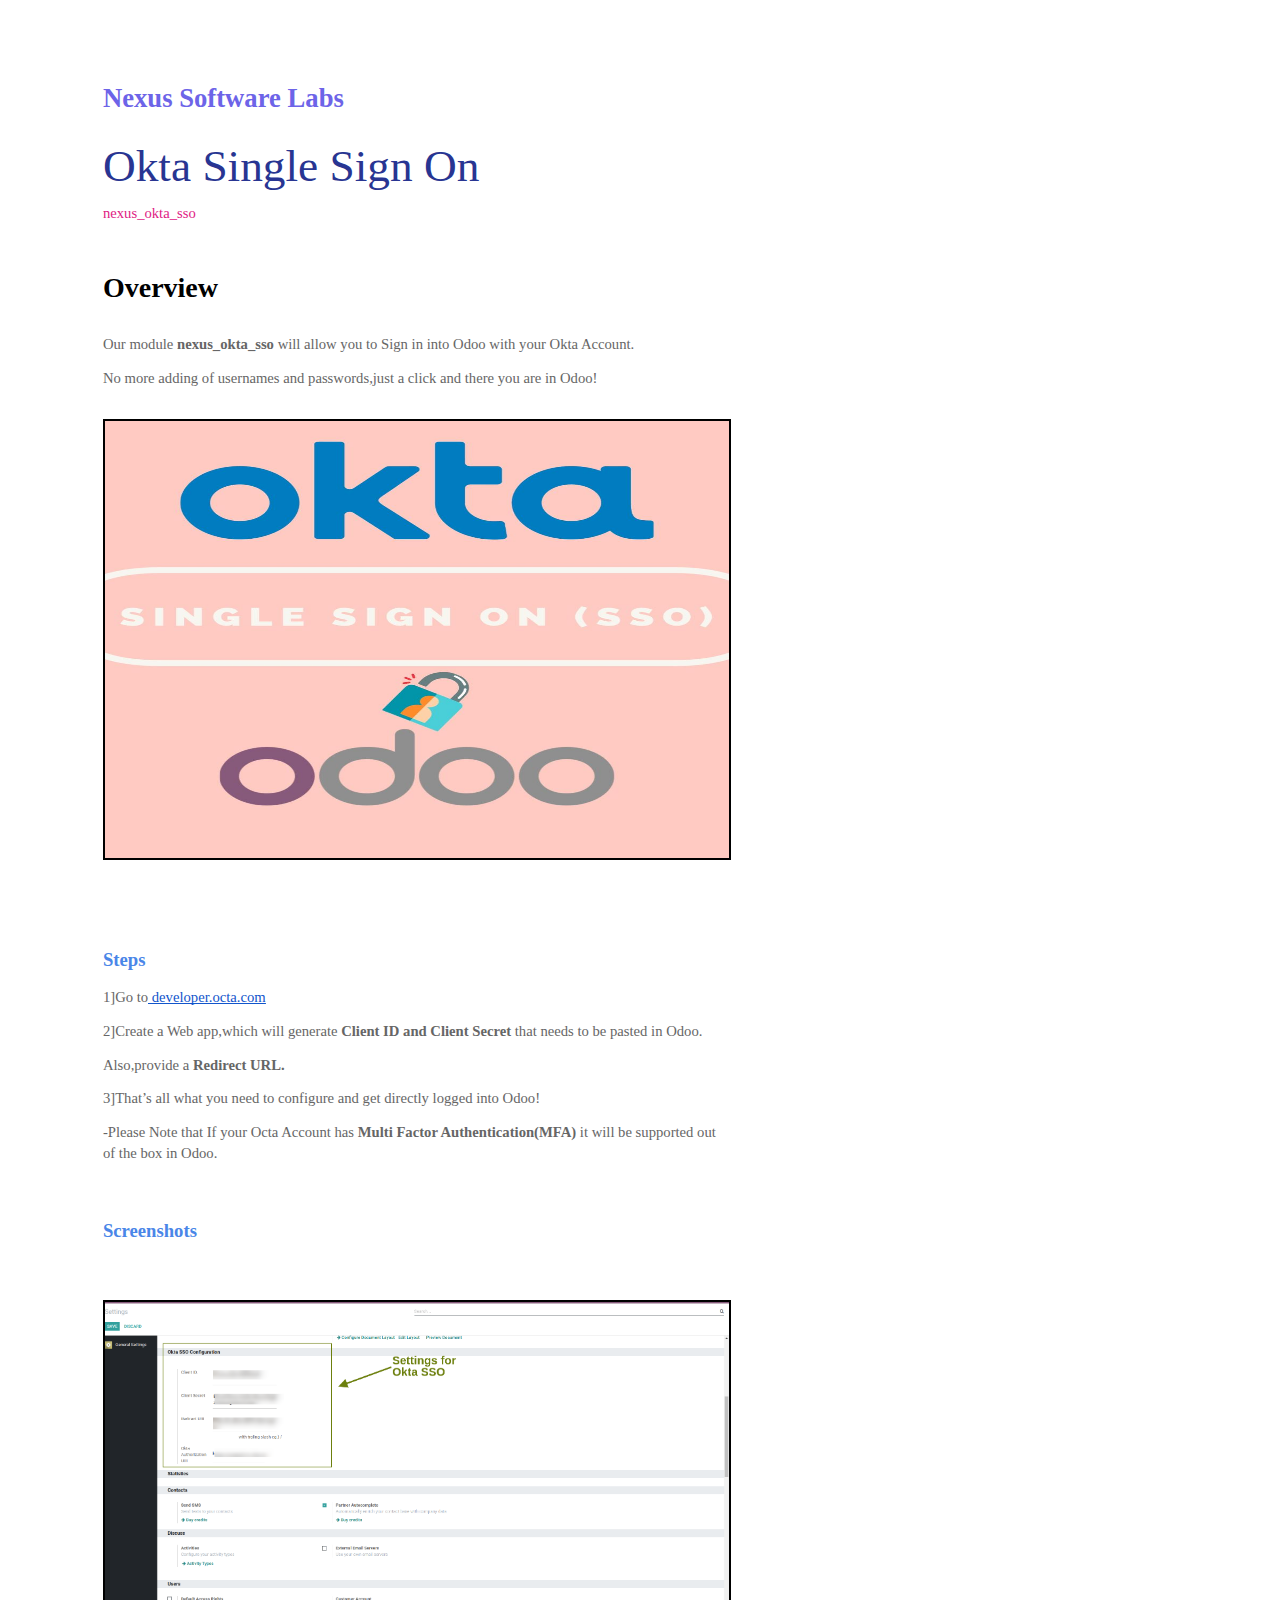
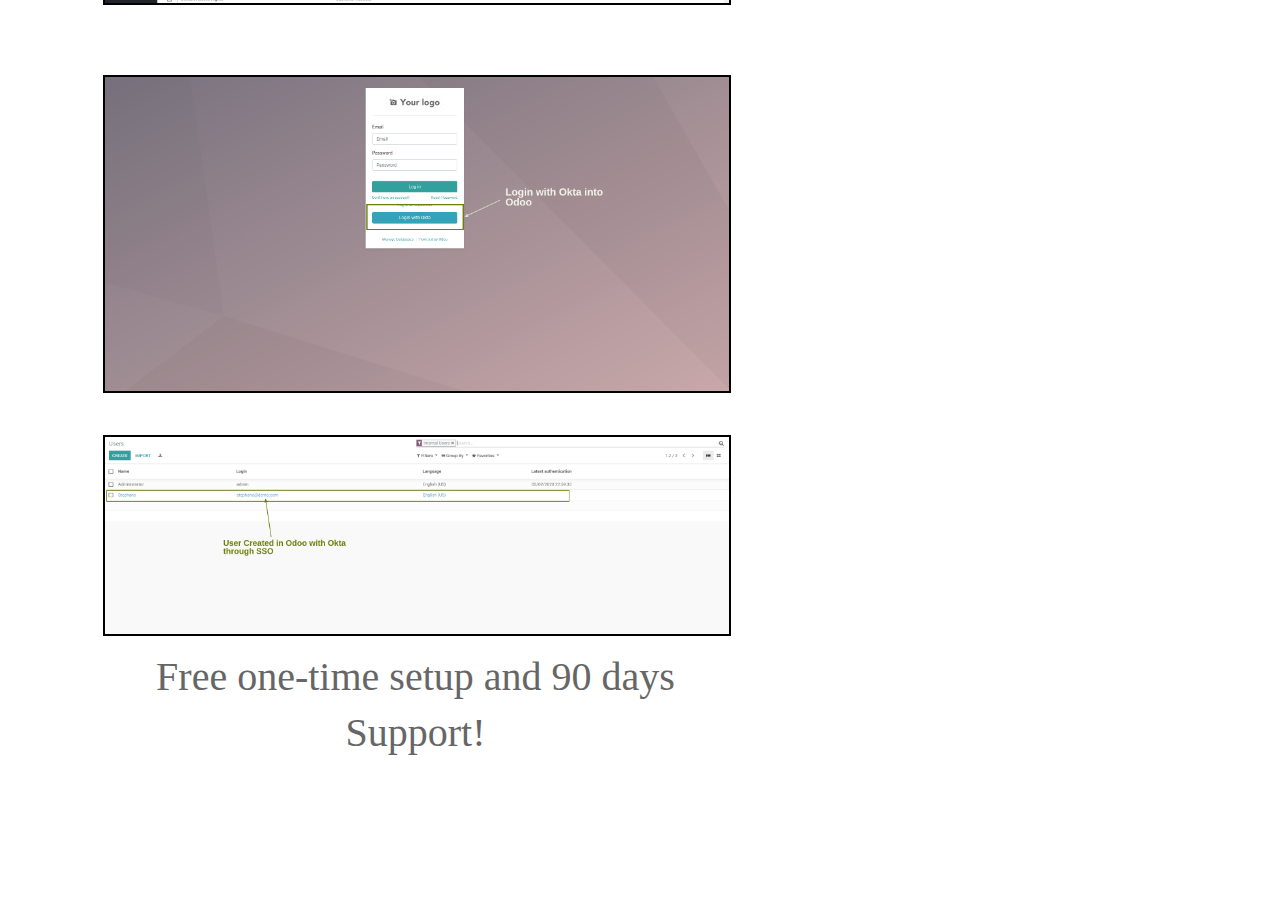
<file: nexus_okta_sso/static/description/index.html>
<html><head><meta content="text/html; charset=UTF-8" http-equiv="content-type"><style type="text/css">@import url('https://themes.googleusercontent.com/fonts/css?kit=dpiI8CyVsrzWsJLBFKehGpLhv3qFjX7dUn1mYxfCXhI');ol{margin:0;padding:0}table td,table th{padding:0}.c2{margin-left:-0.8pt;padding-top:10pt;padding-bottom:0pt;line-height:1.4;orphans:2;widows:2;text-align:left;height:11pt}.c18{color:#e01b84;font-weight:400;text-decoration:none;vertical-align:baseline;font-size:11pt;font-family:"Roboto";font-style:normal}.c7{color:#000000;font-weight:400;text-decoration:none;vertical-align:baseline;font-size:16pt;font-family:"Roboto";font-style:normal}.c3{color:#666666;font-weight:400;text-decoration:none;vertical-align:baseline;font-size:30pt;font-family:"Roboto";font-style:normal}.c13{color:#4a86e8;font-weight:700;text-decoration:none;vertical-align:baseline;font-size:14pt;font-family:"Roboto";font-style:normal}.c21{color:#666666;font-weight:400;text-decoration:none;vertical-align:baseline;font-size:10pt;font-family:"Roboto";font-style:normal}.c4{margin-left:-0.8pt;padding-top:10pt;padding-bottom:0pt;line-height:1.4;orphans:2;widows:2;text-align:left}.c8{color:#283592;font-weight:400;text-decoration:none;vertical-align:baseline;font-size:34pt;font-family:"Roboto";font-style:normal}.c1{color:#666666;font-weight:400;text-decoration:none;vertical-align:baseline;font-size:11pt;font-family:"Roboto";font-style:normal}.c5{margin-left:-0.8pt;padding-top:10pt;padding-bottom:0pt;line-height:1.0;orphans:2;widows:2;text-align:left}.c15{margin-left:-0.8pt;padding-top:0pt;padding-bottom:0pt;line-height:1.4;orphans:2;widows:2;text-align:left}.c17{margin-left:-0.8pt;padding-top:20pt;padding-bottom:0pt;line-height:1.0;orphans:2;widows:2;text-align:left}.c10{margin-left:-0.8pt;padding-top:10pt;padding-bottom:0pt;line-height:1.4;orphans:2;widows:2;text-align:center}.c6{margin-left:-0.8pt;padding-top:24pt;padding-bottom:0pt;line-height:1.0;orphans:2;widows:2;text-align:left}.c22{color:#000000;font-weight:400;text-decoration:none;vertical-align:baseline;font-size:21pt;font-family:"Roboto";font-style:normal}.c20{color:#666666;text-decoration:none;vertical-align:baseline;font-size:11pt;font-family:"Roboto";font-style:normal}.c0{text-decoration-skip-ink:none;-webkit-text-decoration-skip:none;color:#1155cc;text-decoration:underline}.c19{background-color:#ffffff;max-width:468pt;padding:54pt 72pt 54pt 72pt}.c16{font-size:20pt;color:#6d64e8}.c12{color:inherit;text-decoration:inherit}.c11{height:11pt}.c14{font-weight:700}.c9{font-size:30pt}.title{padding-top:20pt;color:#283592;font-size:34pt;padding-bottom:0pt;font-family:"Roboto";line-height:1.0;orphans:2;widows:2;text-align:left}.subtitle{padding-top:10pt;color:#e01b84;font-size:11pt;padding-bottom:0pt;font-family:"Roboto";line-height:1.4;orphans:2;widows:2;text-align:left}li{color:#666666;font-size:11pt;font-family:"Roboto"}p{margin:0;color:#666666;font-size:11pt;font-family:"Roboto"}h1{padding-top:24pt;color:#000000;font-size:21pt;padding-bottom:0pt;font-family:"Roboto";line-height:1.0;orphans:2;widows:2;text-align:left}h2{padding-top:10pt;color:#000000;font-size:16pt;padding-bottom:0pt;font-family:"Roboto";line-height:1.0;orphans:2;widows:2;text-align:left}h3{padding-top:10pt;color:#e01b84;font-weight:700;font-size:12pt;padding-bottom:0pt;font-family:"Roboto";line-height:1.0;orphans:2;widows:2;text-align:left}h4{padding-top:0pt;color:#6d64e8;font-weight:700;font-size:20pt;padding-bottom:0pt;font-family:"Roboto";line-height:1.4;page-break-after:avoid;orphans:2;widows:2;text-align:left}h5{padding-top:8pt;color:#666666;font-size:11pt;padding-bottom:0pt;font-family:"Trebuchet MS";line-height:1.4;page-break-after:avoid;orphans:2;widows:2;text-align:left}h6{padding-top:8pt;color:#666666;font-size:11pt;padding-bottom:0pt;font-family:"Trebuchet MS";line-height:1.4;page-break-after:avoid;font-style:italic;orphans:2;widows:2;text-align:left}</style></head><body class="c19"><p class="c15"><span class="c14 c16">Nexus Software Labs</span></p><p class="c17 title" id="h.6jynaot9cbnq"><span>Okta Single Sign On</span></p><p class="c4 subtitle" id="h.xr1uctwau2qt"><span>nexus_okta_sso</span></p><h1 class="c6" id="h.rrar1dgps27e"><span>Overview</span></h1><p class="c4"><span>Our module </span><span class="c14">nexus_okta_sso </span><span class="c1">will allow you to Sign in into Odoo with your Okta Account.</span></p><p class="c4"><span class="c1">No more adding of usernames and passwords,just a click and there you are in Odoo!</span></p><h2 class="c5" id="h.qzl25hpt1jm7"><span style="overflow: hidden; display: inline-block; margin: -0.00px 0.00px; border: 2.67px solid #000000; transform: rotate(0.00rad) translateZ(0px); -webkit-transform: rotate(0.00rad) translateZ(0px); width: 624.00px; height: 437.00px;"><img alt="" src="images/image2.jpg" style="width: 1065.60px; height: 437.00px; margin-left: -220.80px; margin-top: 0.00px; transform: rotate(0.00rad) translateZ(0px); -webkit-transform: rotate(0.00rad) translateZ(0px);" title="Placeholder image"></span></h2><p class="c2"><span class="c1"></span></p><p class="c2"><span class="c1"></span></p><p class="c4"><span class="c13">Steps</span></p><p class="c4"><span>1]Go to</span><span class="c0"><a class="c12" href="https://www.google.com/url?q=http://developer.okta.com&amp;sa=D&amp;ust=1588444744557000">&nbsp;developer.octa.com</a></span></p><p class="c4"><span>2]Create a Web app,which will generate </span><span class="c14">Client ID and Client Secret </span><span class="c1">that needs to be pasted in Odoo.</span></p><p class="c4"><span>Also,provide a </span><span class="c14 c20">Redirect URL.</span></p><p class="c4"><span class="c1">3]That&rsquo;s all what you need to configure and get directly logged into Odoo!</span></p><p class="c4"><span>-Please Note that If your Octa Account has </span><span class="c14">Multi Factor Authentication(MFA) </span><span>it will be supported out of the box in Odoo.</span></p><p class="c2"><span class="c1"></span></p><h2 class="c5" id="h.27qjydq2zeyg"><span class="c13">Screenshots</span></h2><p class="c2"><span class="c1"></span></p><p class="c4"><span style="overflow: hidden; display: inline-block; margin: -0.00px 0.00px; border: 2.67px solid #000000; transform: rotate(0.00rad) translateZ(0px); -webkit-transform: rotate(0.00rad) translateZ(0px); width: 624.00px; height: 301.33px;"><img alt="" src="images/image1.png" style="width: 624.00px; height: 312.00px; margin-left: 0.00px; margin-top: -10.67px; transform: rotate(0.00rad) translateZ(0px); -webkit-transform: rotate(0.00rad) translateZ(0px);" title=""></span></p><p class="c2"><span class="c1"></span></p><p class="c2"><span class="c1"></span></p><p class="c4"><span style="overflow: hidden; display: inline-block; margin: -0.00px 0.00px; border: 2.67px solid #000000; transform: rotate(0.00rad) translateZ(0px); -webkit-transform: rotate(0.00rad) translateZ(0px); width: 624.00px; height: 314.67px;"><img alt="" src="images/image4.png" style="width: 624.00px; height: 314.67px; margin-left: 0.00px; margin-top: 0.00px; transform: rotate(0.00rad) translateZ(0px); -webkit-transform: rotate(0.00rad) translateZ(0px);" title=""></span></p><p class="c2"><span class="c1"></span></p><p class="c4"><span style="overflow: hidden; display: inline-block; margin: 0.00px 0.00px; border: 2.67px solid #000000; transform: rotate(0.00rad) translateZ(0px); -webkit-transform: rotate(0.00rad) translateZ(0px); width: 624.00px; height: 197.33px;"><img alt="" src="images/image3.png" style="width: 624.00px; height: 197.33px; margin-left: 0.00px; margin-top: 0.00px; transform: rotate(0.00rad) translateZ(0px); -webkit-transform: rotate(0.00rad) translateZ(0px);" title=""></span></p><p class="c10"><span class="c9">Free</span><span class="c9">&nbsp;one-time setup and </span><span class="c3">90 days Support!</span></p><p class="c10 c11"><span class="c3"></span></p><p class="c10 c11"><span class="c3"></span></p></body></html>
</file>
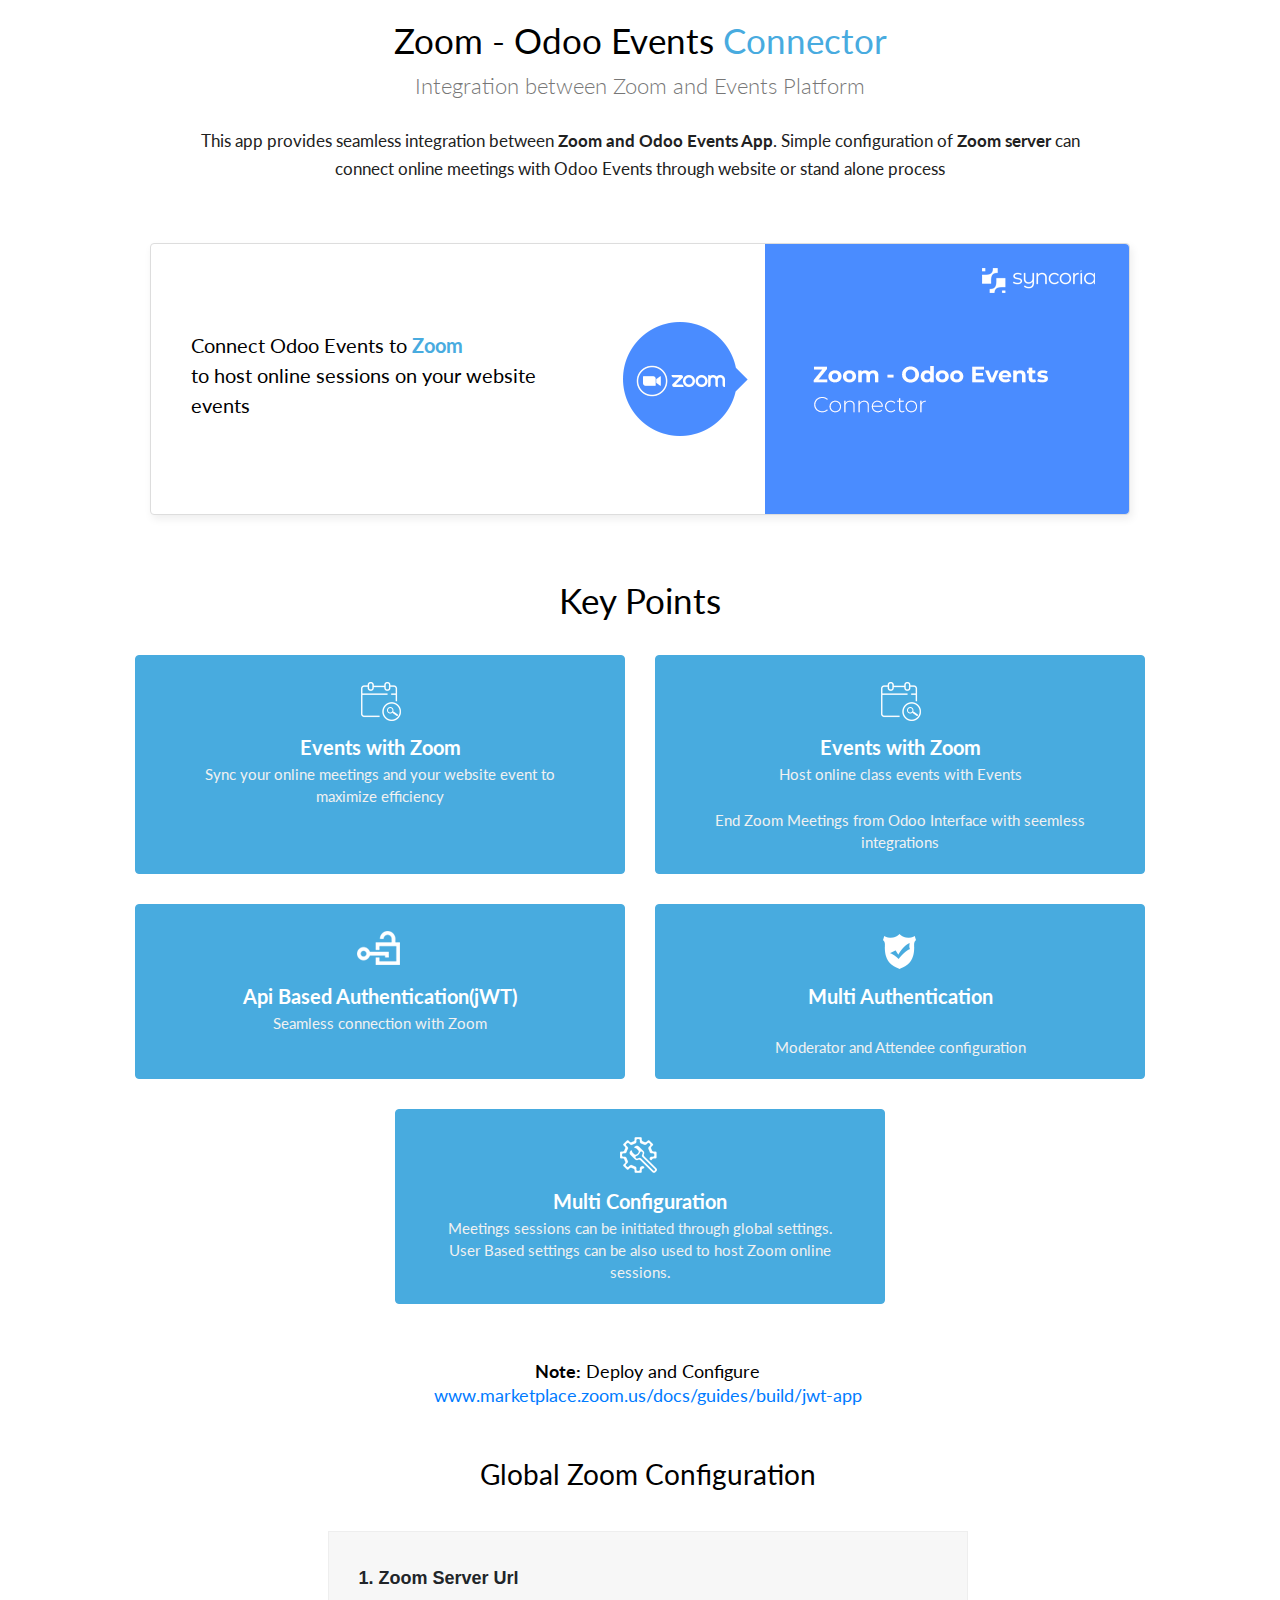
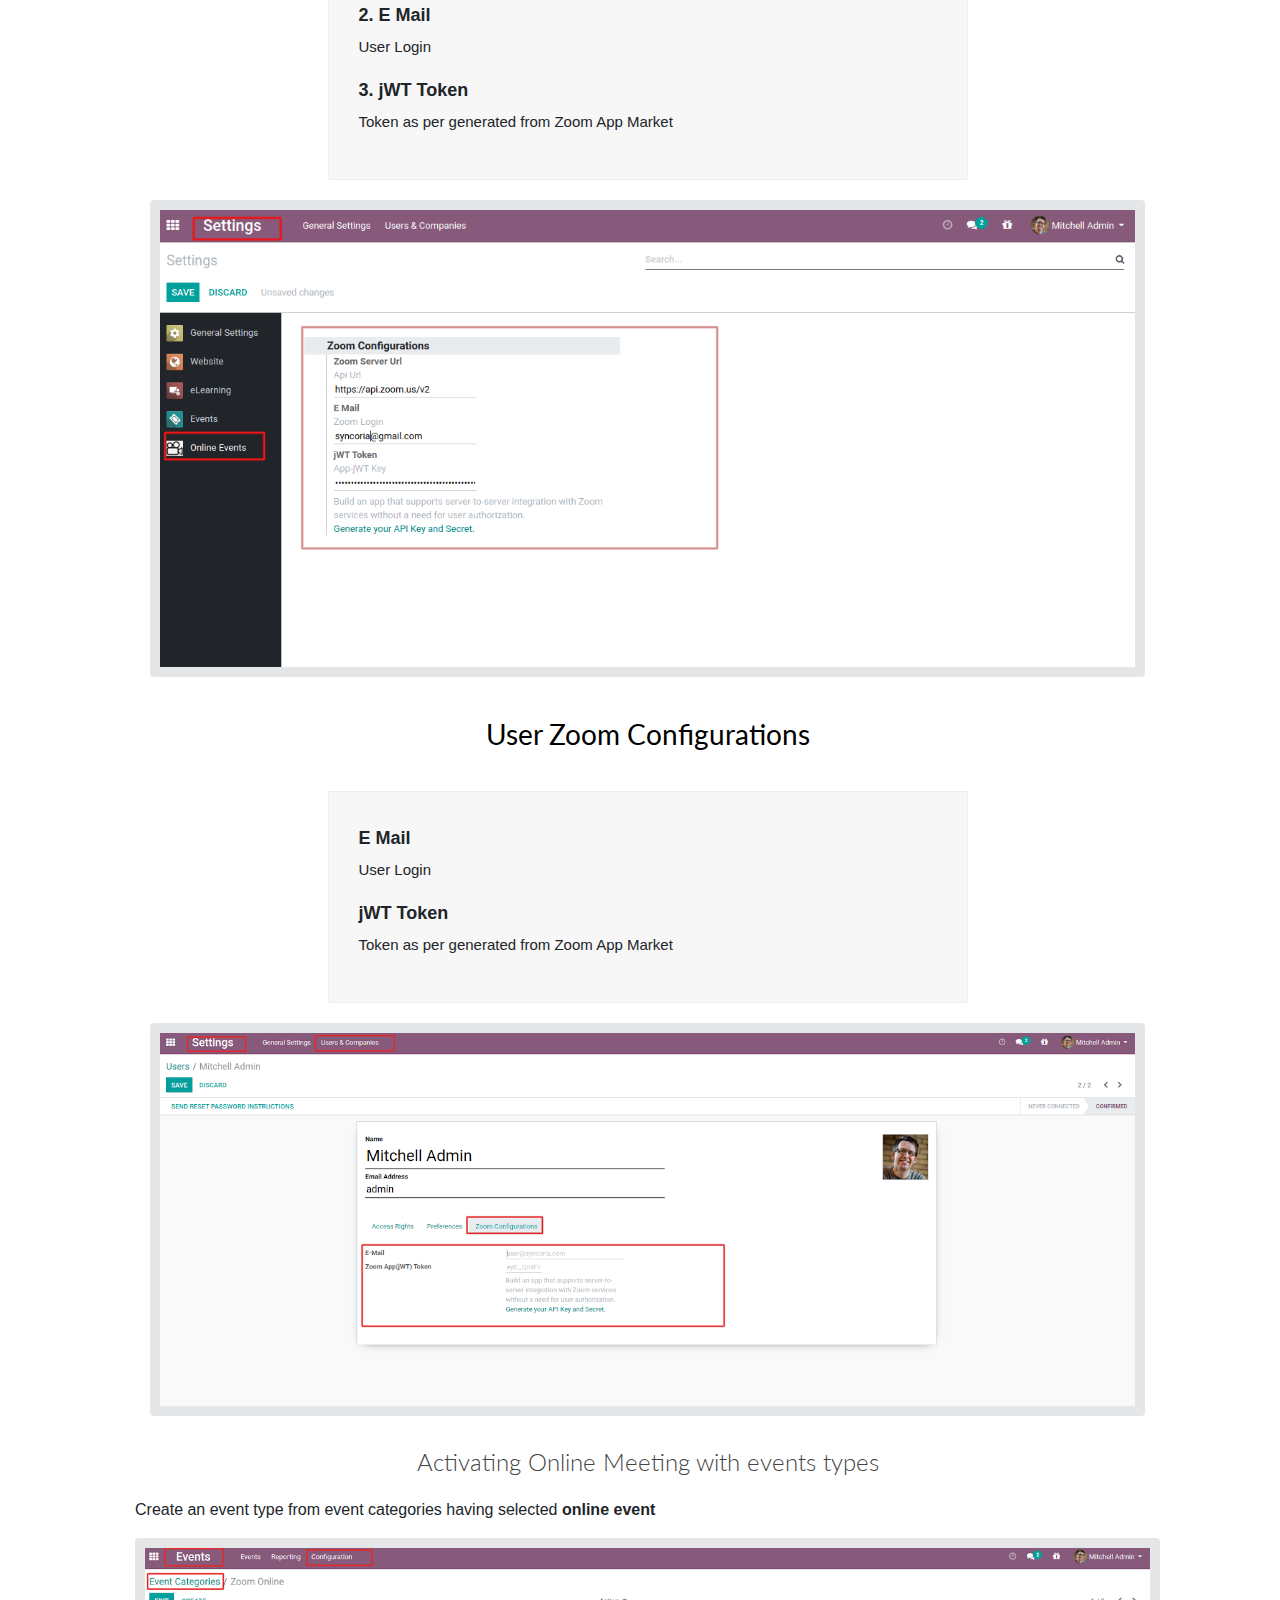
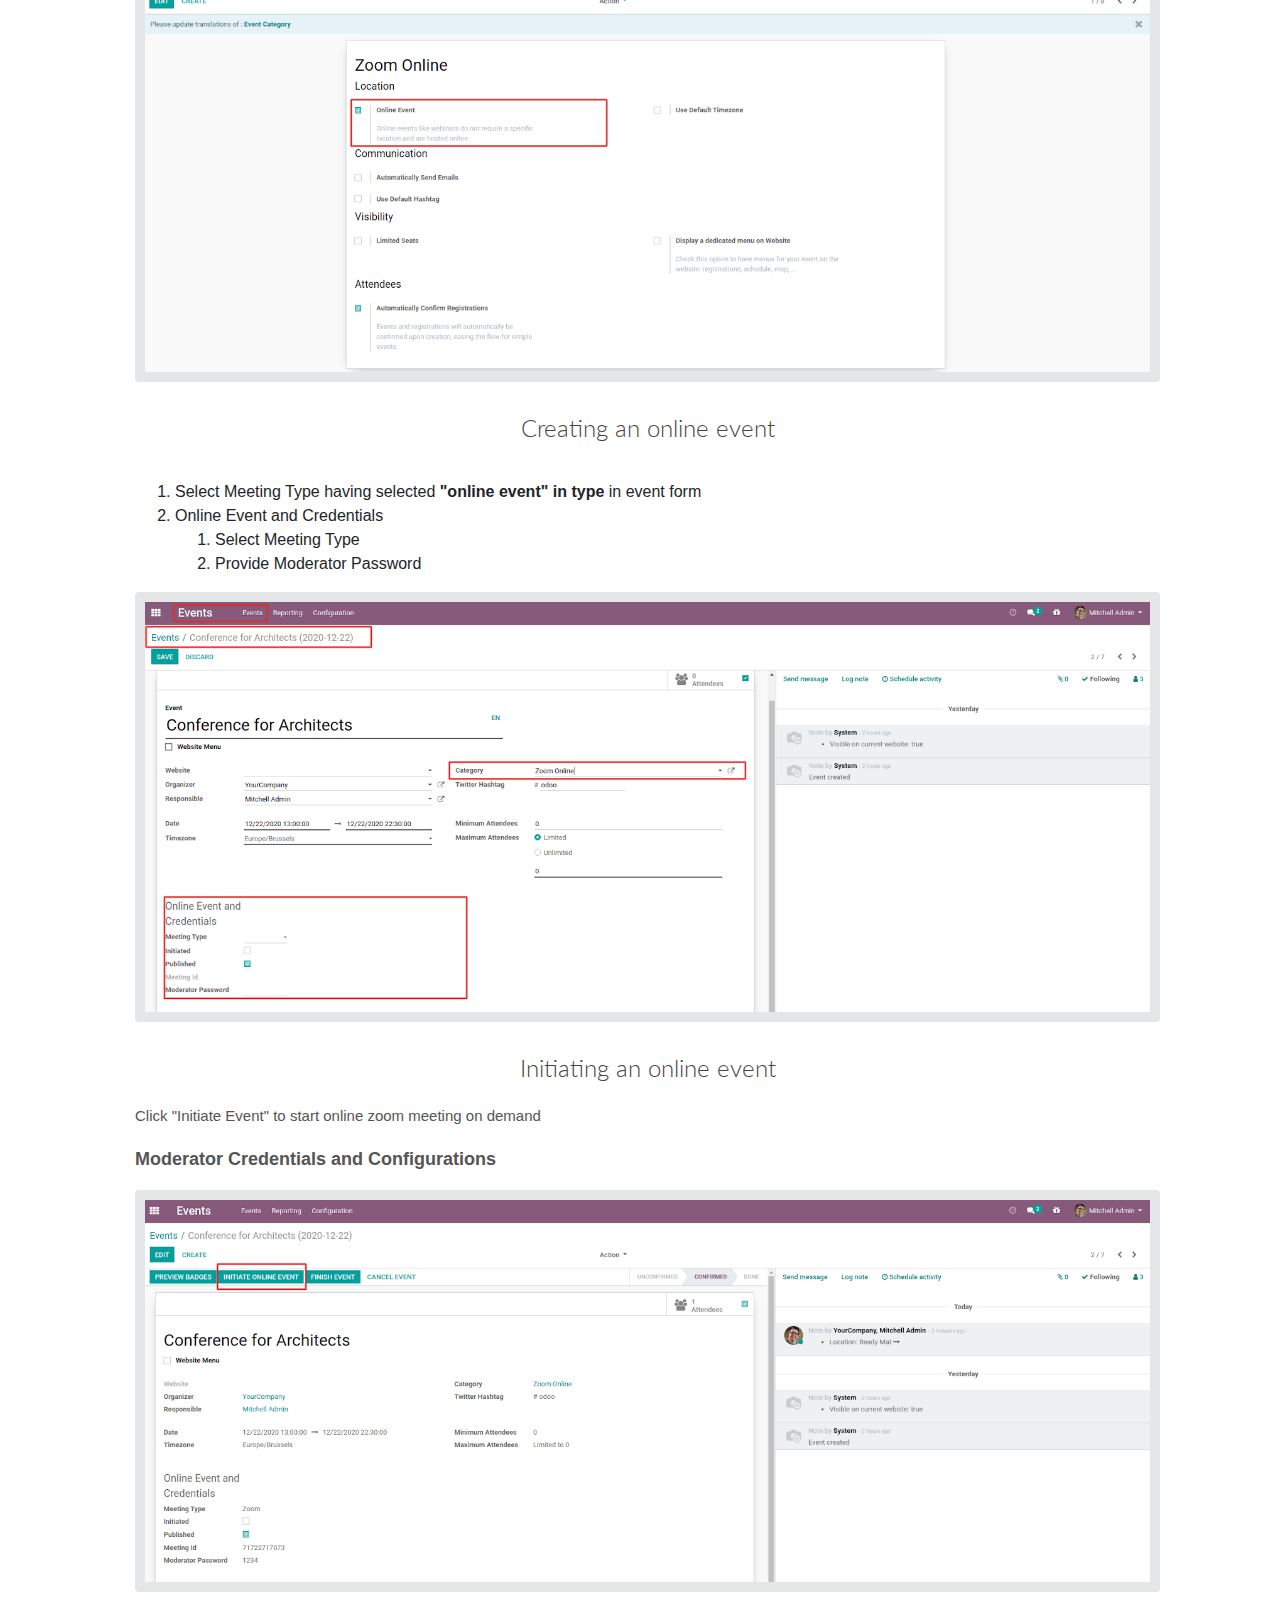
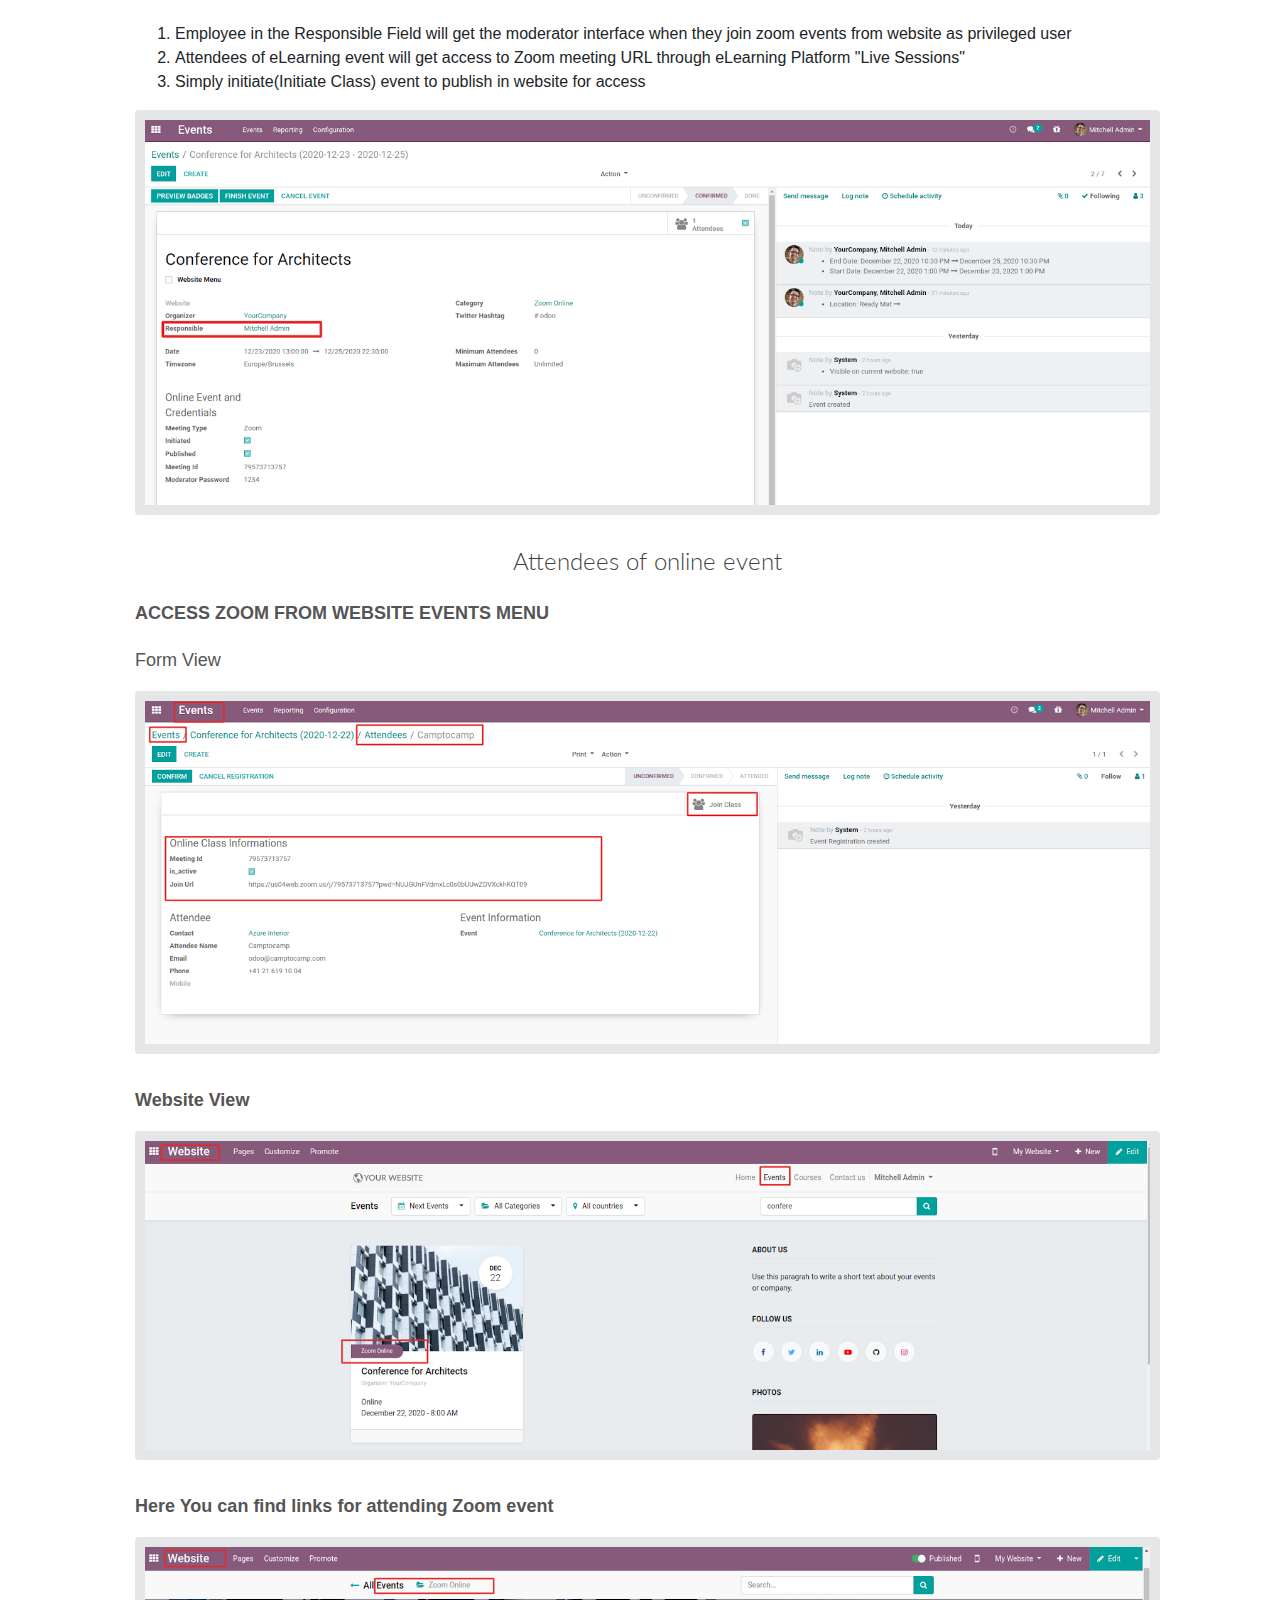
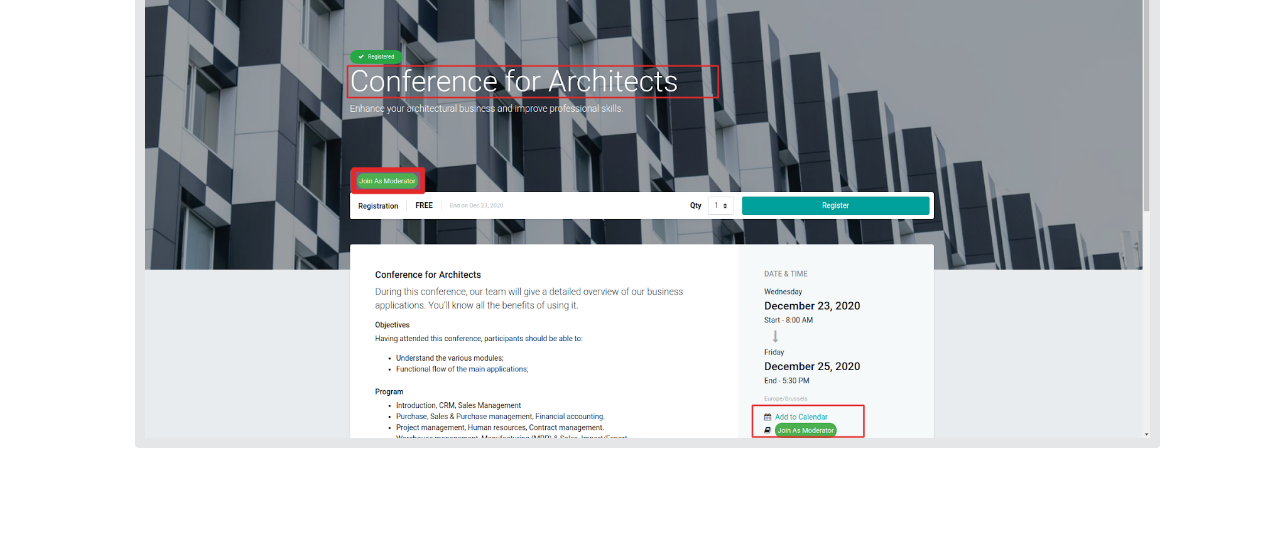
<file: odoo_zoom_events/static/description/index.html>
<!doctype html>
<html lang="en">

<head>
    <meta charset="UTF-8">
    <meta name="viewport" content="width=device-width, user-scalable=no, initial-scale=1.0, maximum-scale=1.0, minimum-scale=1.0">
    <meta http-equiv="X-UA-Compatible" content="ie=edge">
    <title> Zoom-Odoo Events Connector</title>
    <link rel="stylesheet" type="text/css" href="https://cdnjs.cloudflare.com/ajax/libs/twitter-bootstrap/4.0.0/css/bootstrap.min.css">
    <link href="https://fonts.googleapis.com/css2?family=Lato:ital,wght@0,100;0,300;0,400;0,700;0,900;1,100;1,300;1,400;1,700;1,900&display=swap" rel="stylesheet">
</head>

<body>
    <section class="oe_container" style="max-width: 1040px; margin: 0 auto; padding: 0 15px;box-sizing: border-box;">
        <div class="oe_row oe_spaced">
            <h1 class="oe_slogan" style="color:#000; padding: 15px 0 5px 0; margin:0; font-weight: 400; font-family: 'Lato', arial, sans-serif; font-size: 35px; line-height: 50px; text-align: center;">
                Zoom - Odoo Events <span style="color: #48abdf;">Connector</span>
            </h1>
            <h4 class="oe_slogan" style="font-family: 'Lato', arial, sans-serif;  padding: 0 0 25px 0; margin:0;  color:#777; font-weight: 300; text-align: center; font-size: 22px; line-height: 32px;">
                Integration between Zoom and Events Platform</h4>
            <p style="max-width: 940px; margin: 0 auto; padding-bottom: 0; text-align: center;font-family: 'Lato', arial, sans-serif; color: #212121; font-weight: 400; font-size: 17px; line-height: 28px;">
                This app provides seamless integration between <strong>Zoom and Odoo Events App</strong>. Simple configuration of <strong>Zoom server</strong> can connect online meetings with Odoo Events through website or stand alone process
            </p>

        </div>
    </section>
    <section style="max-width: 980px;  margin: 60px auto; padding:0; box-sizing: border-box;  background-color: #fff; border-radius: 4px; border: 1px solid #ddd; box-shadow: 2px 4px 8px #eee;">
        <div class="row align-items-center">
            <div class="col-12 col-sm-5 col-md-5 col-lg-5">
                <h2 style="color: #000; font-weight: 400;font-size: 20px; line-height: 30px; font-family: 'Lato', arial, sans-serif; padding-left: 40px;">
                    Connect Odoo Events to <span style="color: #48abdf; font-size: 20px; font-weight: 700;">Zoom</span><br> to host online sessions on your website events </h2>
            </div>
            <div class="col-12 col-sm-7 col-md-7 col-lg-7">
                <div class="right" style="float: right; border-radius: 0 4px 4px 0; overflow: hidden">
                    <img src="banner.png" alt="banner" style="max-width: 100%;" />
                </div>
            </div>
        </div>
    </section>
    <section class="oe_container" style="max-width: 1040px; margin: 0 auto; padding: 0 15px;box-sizing: border-box;">
        <div class="oe_row">
            <h3 class="oe_slogan" style="color:#000; opacity:1; padding: 0 0 30px 0; margin:0; font-size: 35px; line-height: 50px; font-weight: 400;font-family: 'Lato', arial, sans-serif; text-align: center">
                Key Points
            </h3>
            <div class="row justify-content-center">
                <div class="col-12 col-sm-6 col-md-6 col-lg-6" style="margin-bottom:30px">
                    <div style="border:1px solid #48abdf; height:100%; background-color:#48abdf; border-radius:4px; padding:20px 40px; display:block; text-align:center; margin:auto">
                        <img src="images/icon-0.png" alt="images" style="width:50px; display:block; text-align:center; margin:0 auto">
                        <h4 style="margin:0 auto; color:#fff; font-family:'Lato', arial, sans-serif; font-weight:700; font-size:20px; line-height:32px; padding:5px 0 0 0">
                            Events with Zoom</h4>
                        <p style="font-family:'Lato', arial, sans-serif; padding:0; margin:0; color:#f1f1f1; font-size:15px; line-height:22px">
                            Sync your online meetings and your website event to maximize efficiency</p>

                    </div>
                </div>
                <div class="col-12 col-sm-6 col-md-6 col-lg-6" style="margin-bottom:30px">
                    <div style="border:1px solid #48abdf; height:100%; background-color:#48abdf; border-radius:4px; padding:20px 40px; display:block; text-align:center; margin:auto">
                        <img src="images/icon-0.png" alt="images" style="width:50px; display:block; text-align:center; margin:0 auto">
                        <h4 style="margin:0 auto; color:#fff; font-family:'Lato', arial, sans-serif; font-weight:700; font-size:20px; line-height:32px; padding:5px 0 0 0">
                            Events with Zoom
                        </h4>
                        <p style="font-family:'Lato', arial, sans-serif; padding:0; margin:0; color:#f1f1f1; font-size:15px; line-height:22px">
                            Host online class events with Events</p>
                        <br>
                        <p style="font-family:'Lato', arial, sans-serif; padding:0; margin:0; color:#f1f1f1; font-size:15px; line-height:22px">
                            End Zoom Meetings from Odoo Interface with seemless integrations</p>

                    </div>
                </div>
                <div class="col-12 col-sm-6 col-md-6 col-lg-6" style="margin-bottom:30px">
                    <div style="border:1px solid #48abdf; height:100%; background-color:#48abdf; border-radius:4px; padding:20px 40px; display:block; text-align:center; margin:auto">
                        <img src="images/icon1.png" alt="images" style="width:50px; display:block; text-align:center; margin:0 auto">
                        <h4 style="margin:0 auto; color:#fff; font-family:'Lato', arial, sans-serif; font-weight:700; font-size:20px; line-height:32px; padding:5px 0 0 0">
                            Api Based Authentication(jWT)</h4>
                        <p style="font-family:'Lato', arial, sans-serif; padding:0; margin:0; color:#f1f1f1; font-size:15px; line-height:22px">
                            Seamless connection with Zoom
                        </p>

                    </div>
                </div>
                <div class="col-12 col-sm-6 col-md-6 col-lg-6" style="margin-bottom:30px">
                    <div style="border:1px solid #48abdf; height:100%; background-color:#48abdf; border-radius:4px; padding:20px 40px; display:block; text-align:center; margin:auto">
                        <img src="images/icon-1.png" alt="images" style="width:50px; display:block; text-align:center; margin:0 auto">
                        <h4 style="margin:0 auto; color:#fff; font-family:'Lato', arial, sans-serif; font-weight:700; font-size:20px; line-height:32px; padding:5px 0 0 0">
                            Multi Authentication</h4>
                        <br>
                        <p style="font-family:'Lato', arial, sans-serif; padding:0; margin:0; color:#f1f1f1; font-size:15px; line-height:22px">
                            Moderator and Attendee configuration
                        </p>
                    </div>
                </div>
                <div class="col-12 col-sm-6 col-md-6 col-lg-6" style="margin-bottom:30px">
                    <div style="border:1px solid #48abdf; height:100%; background-color:#48abdf; border-radius:4px; padding:20px 40px; display:block; text-align:center; margin:auto">
                        <img src="images/icon-02.png" alt="images" style="width:50px; display:block; text-align:center; margin:0 auto">
                        <h4 style="margin:0 auto; color:#fff; font-family:'Lato', arial, sans-serif; font-weight:700; font-size:20px; line-height:32px; padding:5px 0 0 0">
                            Multi Configuration</h4>
                        <p style="font-family:'Lato', arial, sans-serif; padding:0; margin:0; color:#f1f1f1; font-size:15px; line-height:22px">
                            Meetings sessions can be initiated through global settings.
                        </p>

                        <p style="font-family:'Lato', arial, sans-serif; padding:0; margin:0; color:#f1f1f1; font-size:15px; line-height:22px">
                            User Based settings can be also used to host Zoom online sessions.
                        </p>


                    </div>
                </div>
            </div>
        </div>
    </section>
    <section class="oe_container" style=" max-width: 1040px; margin: 0 auto; padding: 25px 0 0 15px;box-sizing: border-box;">
        <div class="oe_row">
            <p class="oe_slogan" style="color:#000; opacity:1; padding: 0 0 20px 0; margin:0; font-size: 18px; line-height: 24px; font-weight: 400;font-family: 'Lato', arial, sans-serif; text-align: center">
                <strong>Note:</strong> Deploy and Configure
                <br>
                <a href="https://marketplace.zoom.us/docs/guides/build/jwt-app" target="_blank">www.marketplace.zoom.us/docs/guides/build/jwt-app</a>
            </p>
            <div class="col-12 col-sm-12 col-md-12">
                <h3 class="oe_slogan" style="color:#000; opacity:1; padding:30px 0 10px 0; margin:0; font-size: 28px; line-height:34px; font-weight: 400;font-family: 'Lato', arial, sans-serif; text-align: center">
                    Global Zoom Configuration</h3>
                <div style="margin:30px auto 20px auto; max-width:640px; padding: 30px; background-color: #f7f7f7; border:1px solid #eee;">
                    <div class="row">
                        <div class="col-12 col-sm-12 col-md-12">
                            <h5 style="font-size: 18px; line-height: 32px; font-weight: 600; margin:0; padding: 0 0 5px 0;">
                                1. Zoom Server Url
                            </h5>
                        </div>
                        <div class="col-12 col-sm-12 col-md-12">
                            <h5 style="font-size: 18px; line-height: 32px; font-weight: 600; margin:0; padding: 0 0 5px 0;">
                                2. E Mail</h5>
                            <p style="font-size: 15px; line-height: 22px;">User Login</p>
                        </div>
                        <div class="col-12 col-sm-12 col-md-12">
                            <h5 style="font-size: 18px; line-height: 32px; font-weight: 600; margin:0; padding: 0 0 5px 0;">
                                3. jWT Token</h5>
                            <p style="font-size: 15px; line-height: 22px;">Token as per generated from Zoom App Market</p>
                        </div>
                    </div>
                </div>
                <img src="images/002.png" alt="Image" style="margin:auto auto 10px auto; display: block; max-width: 100%; text-align: center; border: 10px solid #e4e6e7; border-radius: 4px;  " />

                <h3 class="oe_slogan" style="color:#000; opacity:1; padding:30px 0 10px 0; margin:0; font-size: 28px; line-height:34px; font-weight: 400;font-family: 'Lato', arial, sans-serif; text-align: center">
                    User Zoom Configurations</h3>

                <div style="margin:30px auto 20px auto; max-width:640px; padding: 30px; background-color: #f7f7f7; border:1px solid #eee;">
                    <div class="row">

                        <div class="col-12 col-sm-12 col-md-12">
                            <h5 style="font-size: 18px; line-height: 32px; font-weight: 600; margin:0; padding: 0 0 5px 0;">
                                E Mail</h5>
                            <p style="font-size: 15px; line-height: 22px;">User Login</p>
                        </div>
                        <div class="col-12 col-sm-12 col-md-12">
                            <h5 style="font-size: 18px; line-height: 32px; font-weight: 600; margin:0; padding: 0 0 5px 0;">
                                jWT Token</h5>
                            <p style="font-size: 15px; line-height: 22px;">Token as per generated from Zoom App Market</p>
                        </div>
                    </div>
                </div>
                <img src="images/003.png" alt="Image" style="margin:auto auto 10px auto; display: block; max-width: 100%; text-align: center; border: 10px solid #e4e6e7; border-radius: 4px;  " />
            </div>

            <div class="row" style="justify-content: center; margin-bottom: 60px;">
                <div class="col-12 col-sm-12 col-md-12">
                    <h4 style="color:#444; padding: 20px 0; margin:0; font-size: 24px; line-height: 32px; font-weight: 300;font-family: 'Lato', arial, sans-serif; text-align: center">
                        Activating Online Meeting with events types
                    </h4>
                    <p>Create an event type from event categories having selected <strong>online event</strong></p>
                    <img src="images/004.png" alt="Image" style="margin:auto auto 10px auto; display: block; max-width: 100%; text-align: center; border: 10px solid #e4e6e7; border-radius: 4px;  " />

                </div>

                <div class="col-12 col-sm-12 col-md-12">
                    <h4 style="color:#444; padding: 20px 0; margin:0; font-size: 24px; line-height: 32px; font-weight: 300;font-family: 'Lato', arial, sans-serif; text-align: center">Creating an online event</h4>
                    <p></p>

                    <ol>
                        <li>Select Meeting Type having selected <strong>"online event" in type</strong> in event form
                        </li>
                        <li>Online Event and Credentials
                            <ol>
                                <li>Select Meeting Type
                                </li>
                                <li>Provide Moderator Password</li>
                            </ol>
                        </li>
                    </ol>
                    <img src="images/005.png" alt="Image" style=" max-width: 100%; display: block; text-align: center; border: 10px solid #e4e6e7; border-radius: 4px; margin:auto auto 30px auto;" />
                </div>


                <div class="col-12 col-sm-12 col-md-12">
                    <h4 style="color:#444; padding: 0 0 20px 0; margin:0; font-size: 24px; line-height: 32px; font-weight: 300;font-family: 'Lato', arial, sans-serif; text-align: center">
                        Initiating an online event
                    </h4>
                    <small style="color:#555; font-size: 15px; line-height: 22px;">Click "Initiate Event" to start online zoom meeting on demand</small>
                    <h5 style="color:#555; padding: 15px 0; margin:0; font-size: 18px; line-height: 32px; font-weight: 600; text-align: left;">Moderator Credentials and Configurations
                    </h5>
                    <img src="images/006.png" alt="Image" style="max-width: 100%; display: block; text-align: center; border: 10px solid #e4e6e7; border-radius: 4px; margin:auto auto 30px auto;" />
                    <ol>
                        <li>Employee in the Responsible Field will get the moderator interface when they join zoom events from website as privileged user</li>
                        <li>Attendees of eLearning event will get access to Zoom meeting URL through eLearning Platform "Live Sessions"</li>
                        <li>Simply initiate(Initiate Class) event to publish in website for access</li>
                    </ol>
                    <img src="images/007.png" alt="Image" style="max-width: 100%; display: block; text-align: center; border: 10px solid #e4e6e7; border-radius: 4px; margin:auto auto 30px auto;" />

                    <h4 style="color:#444; padding: 0 0 20px 0; margin:0; font-size: 24px; line-height: 32px; font-weight: 300;font-family: 'Lato', arial, sans-serif; text-align: center">
                        Attendees of online event
                    </h4>


                    <h5 style="color:#555; padding: 0 0 15px 0; margin:0; font-size: 18px; line-height: 32px; font-weight: 500;">
                        <b>
                        ACCESS ZOOM FROM WEBSITE EVENTS MENU
                       </b>
                    </h5>

                    <h3 style="color:#555; padding: 0 0 15px 0; margin:0; font-size: 18px; line-height: 32px; font-weight: 500;">
                        Form View
                    </h3>

                    <img src="images/008.png" alt="Image" style=" max-width: 100%; display: block; text-align: center; border: 10px solid #e4e6e7; border-radius: 4px; margin:auto auto 30px auto;" />
                    <h3 style="color:#555; padding: 0 0 15px 0; margin:0; font-size: 18px; line-height: 32px; font-weight: 500;">
                        <b>
                        Website View
                       </b>
                    </h3>
                    <img src="images/009.png" alt="Image" style=" max-width: 100%; display: block; text-align: center; border: 10px solid #e4e6e7; border-radius: 4px; margin:auto auto 30px auto;" />

                    <h3 style="color:#555; padding: 0 0 15px 0; margin:0; font-size: 18px; line-height: 32px; font-weight: 500;">
                        <b>
                        Here You can find links for attending Zoom event
                       </b>
                    </h3>
                    <img src="images/010.png" alt="Image" style=" max-width: 100%; display: block; text-align: center; border: 10px solid #e4e6e7; border-radius: 4px; margin:auto auto 30px auto;" />


                </div>
            </div>
        </div>
    </section>
</body>

</html>
</file>
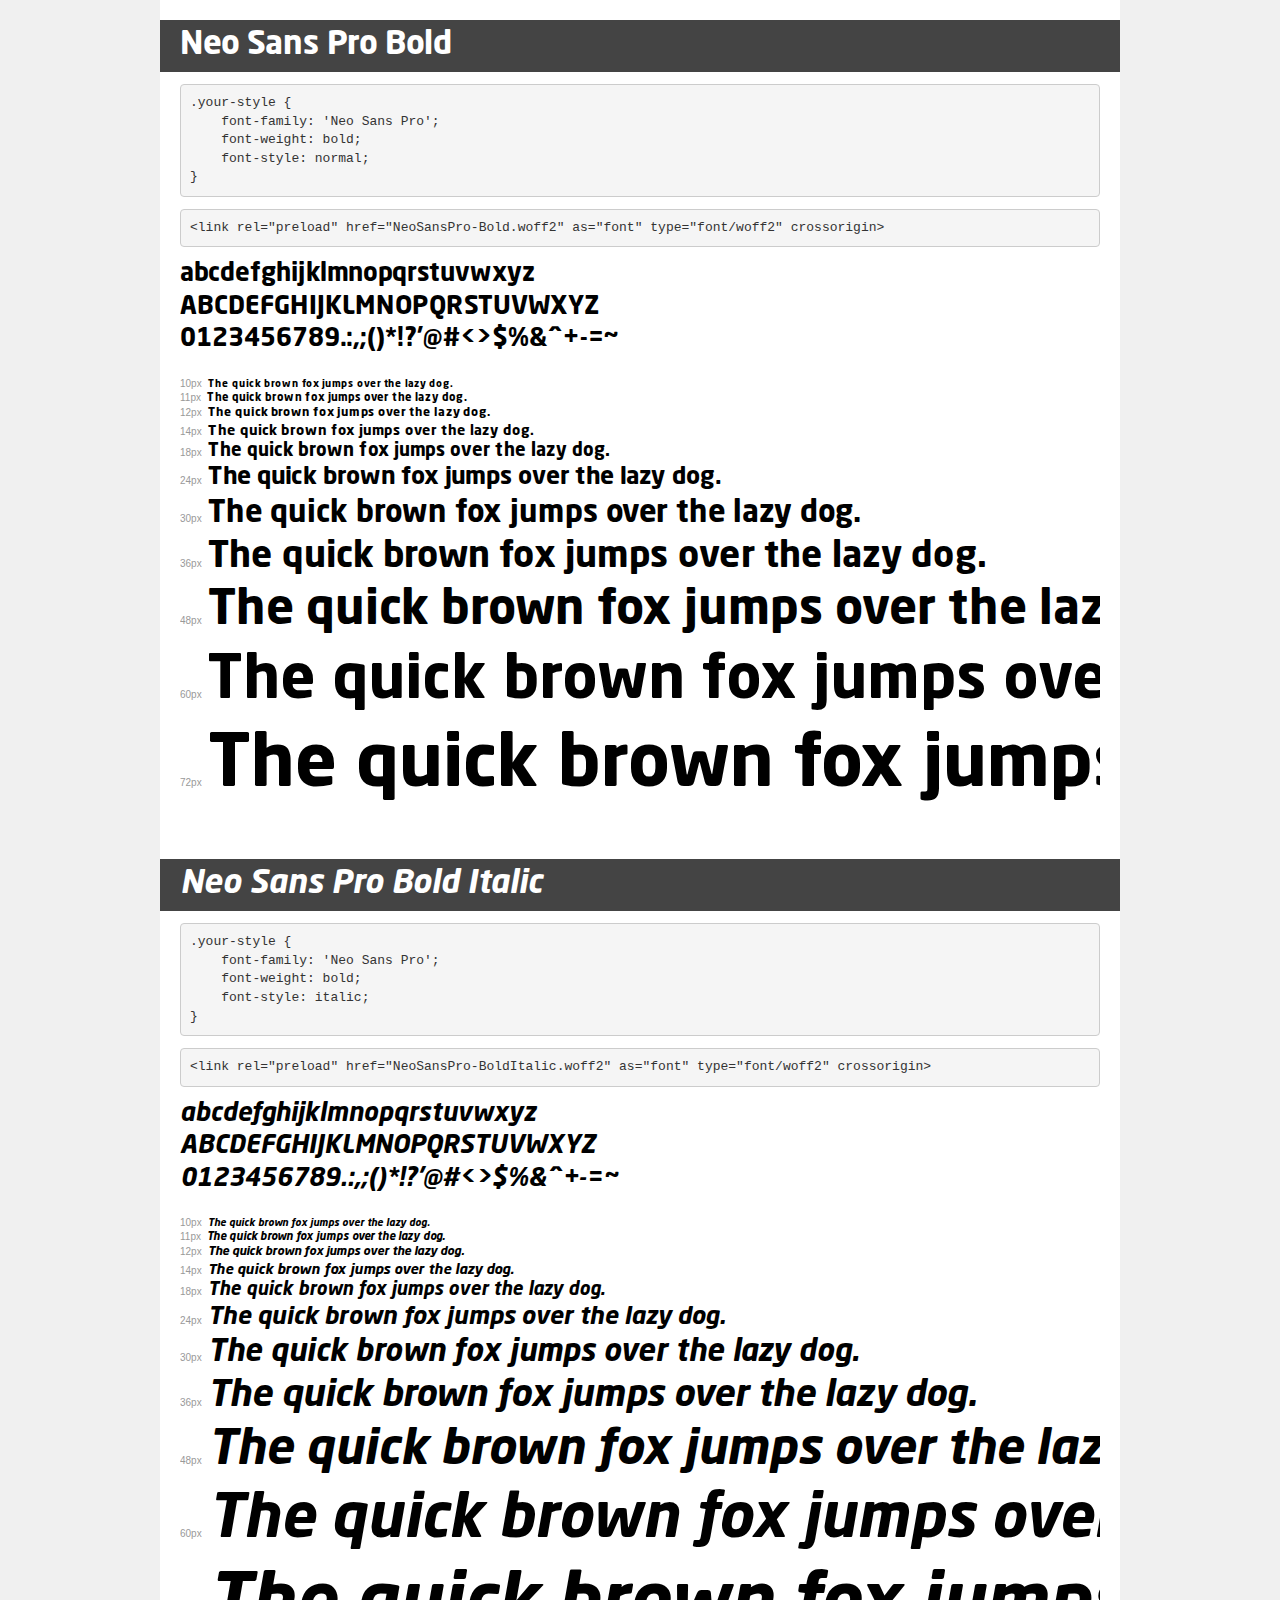
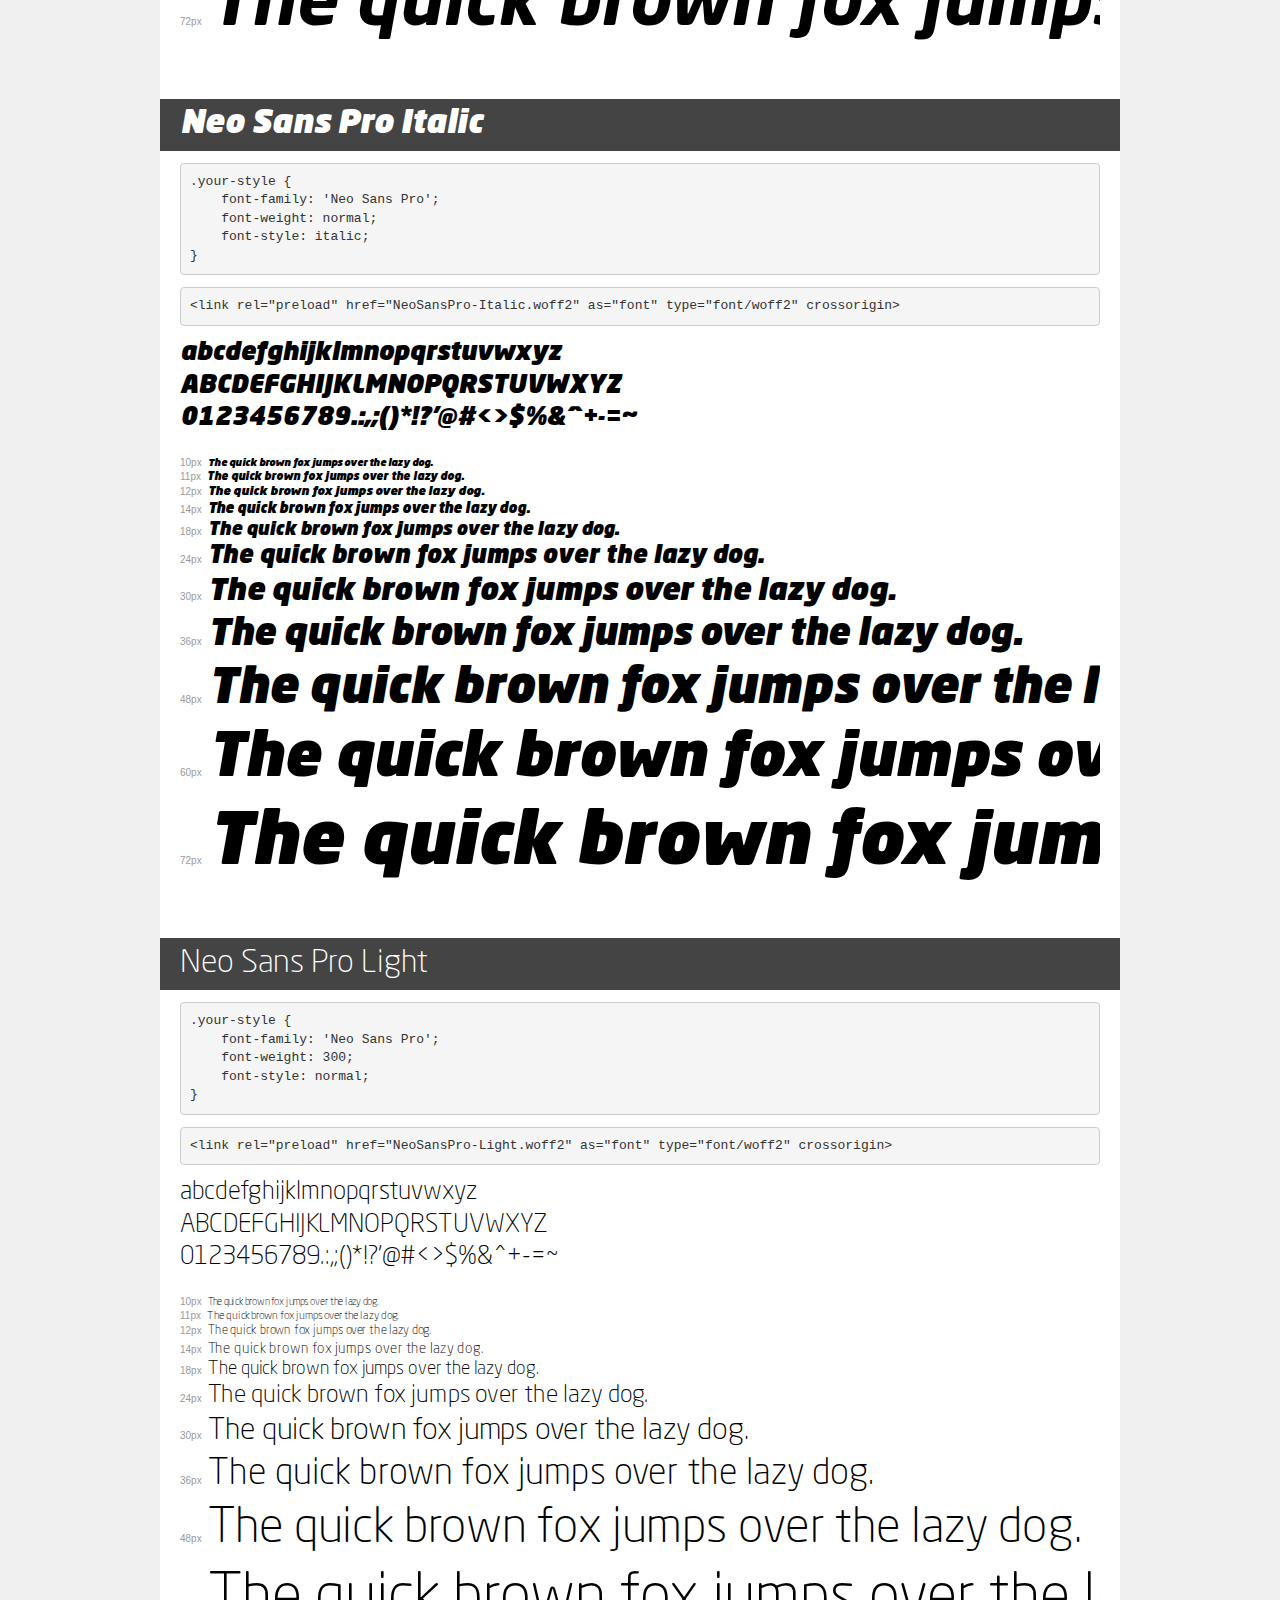
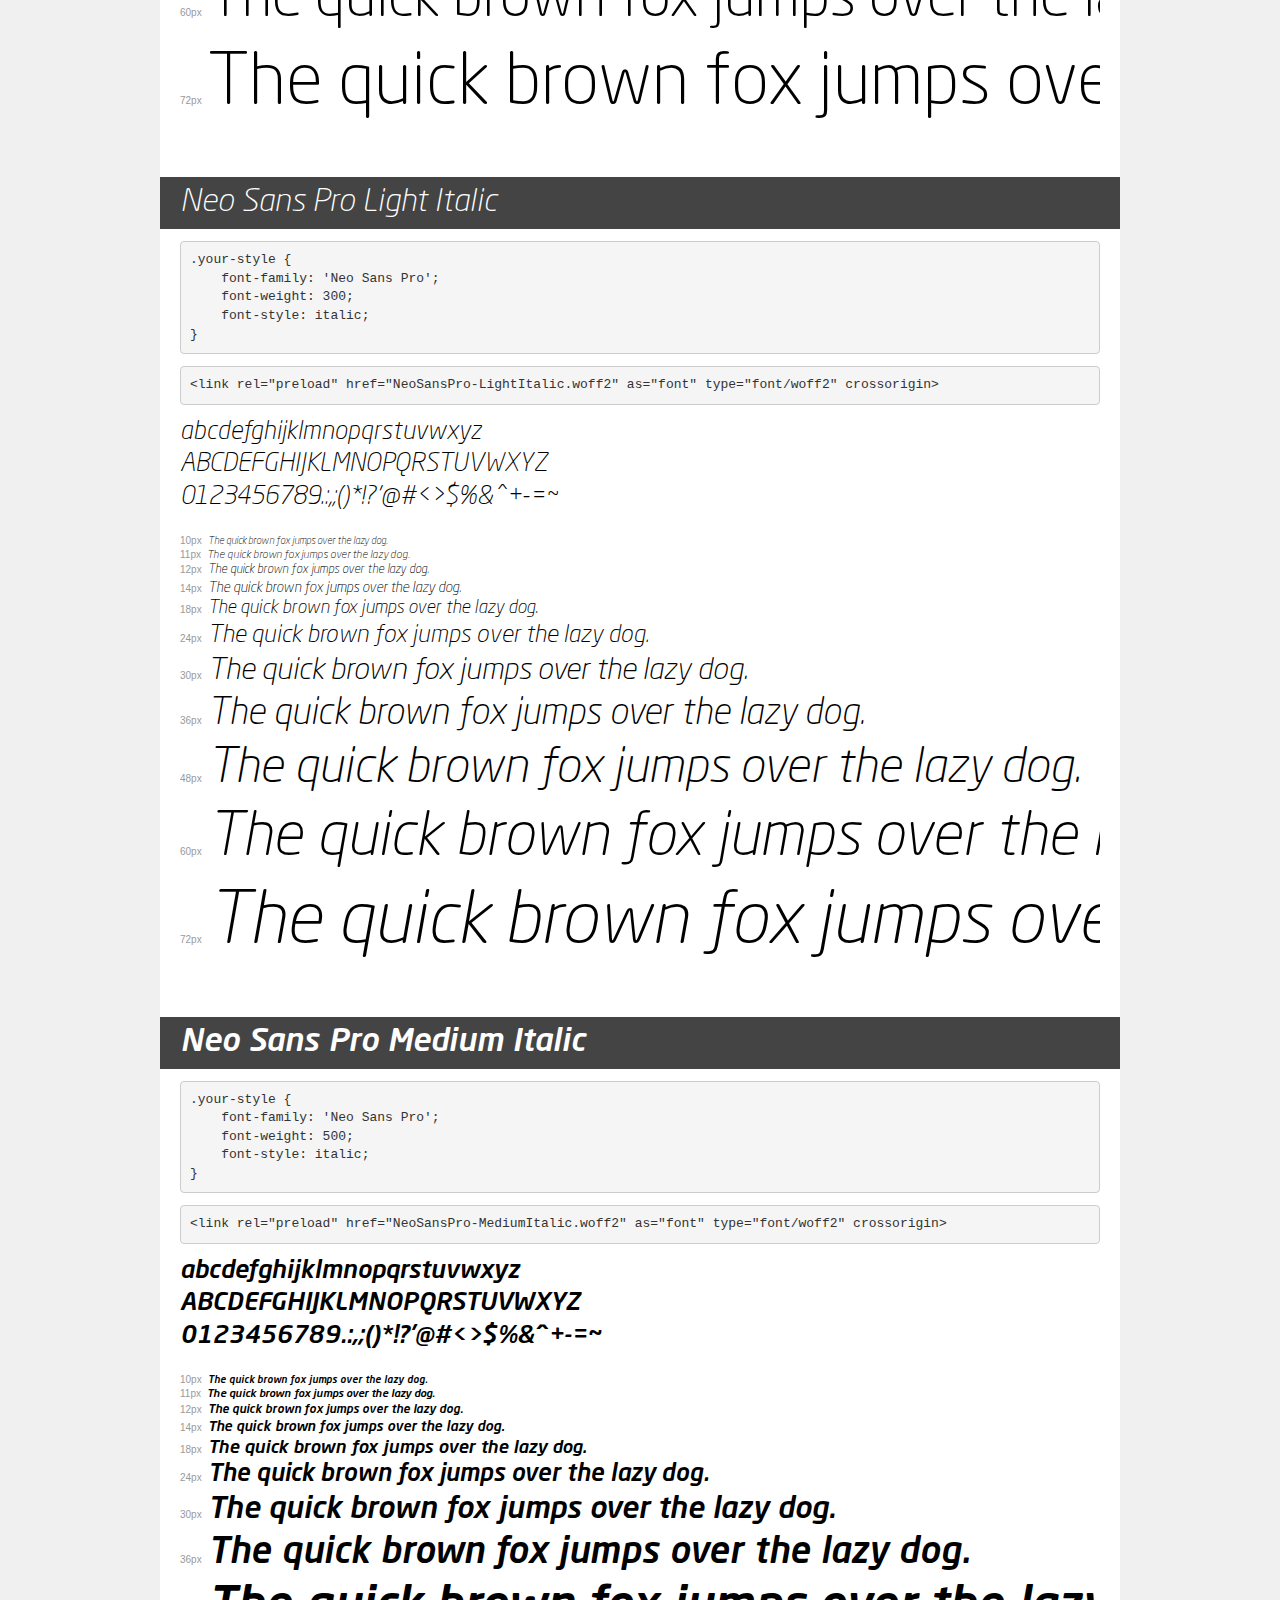
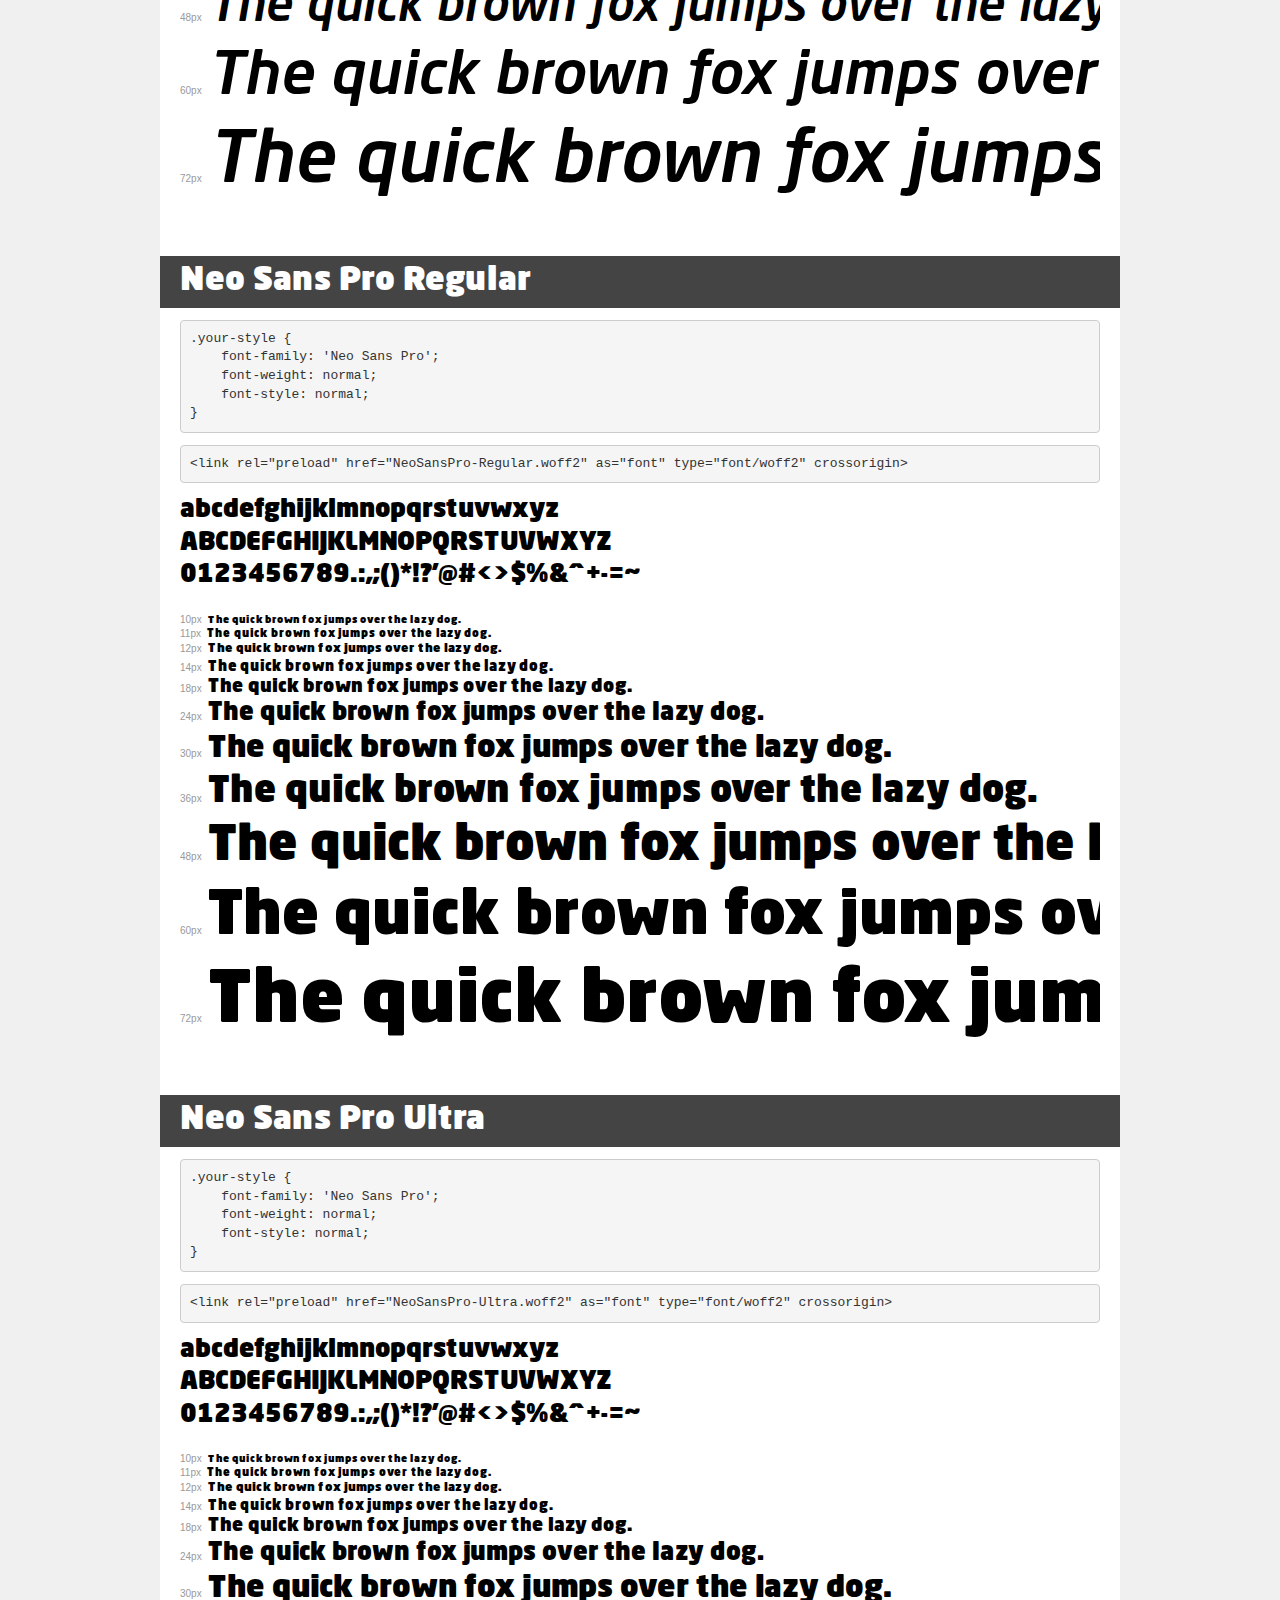
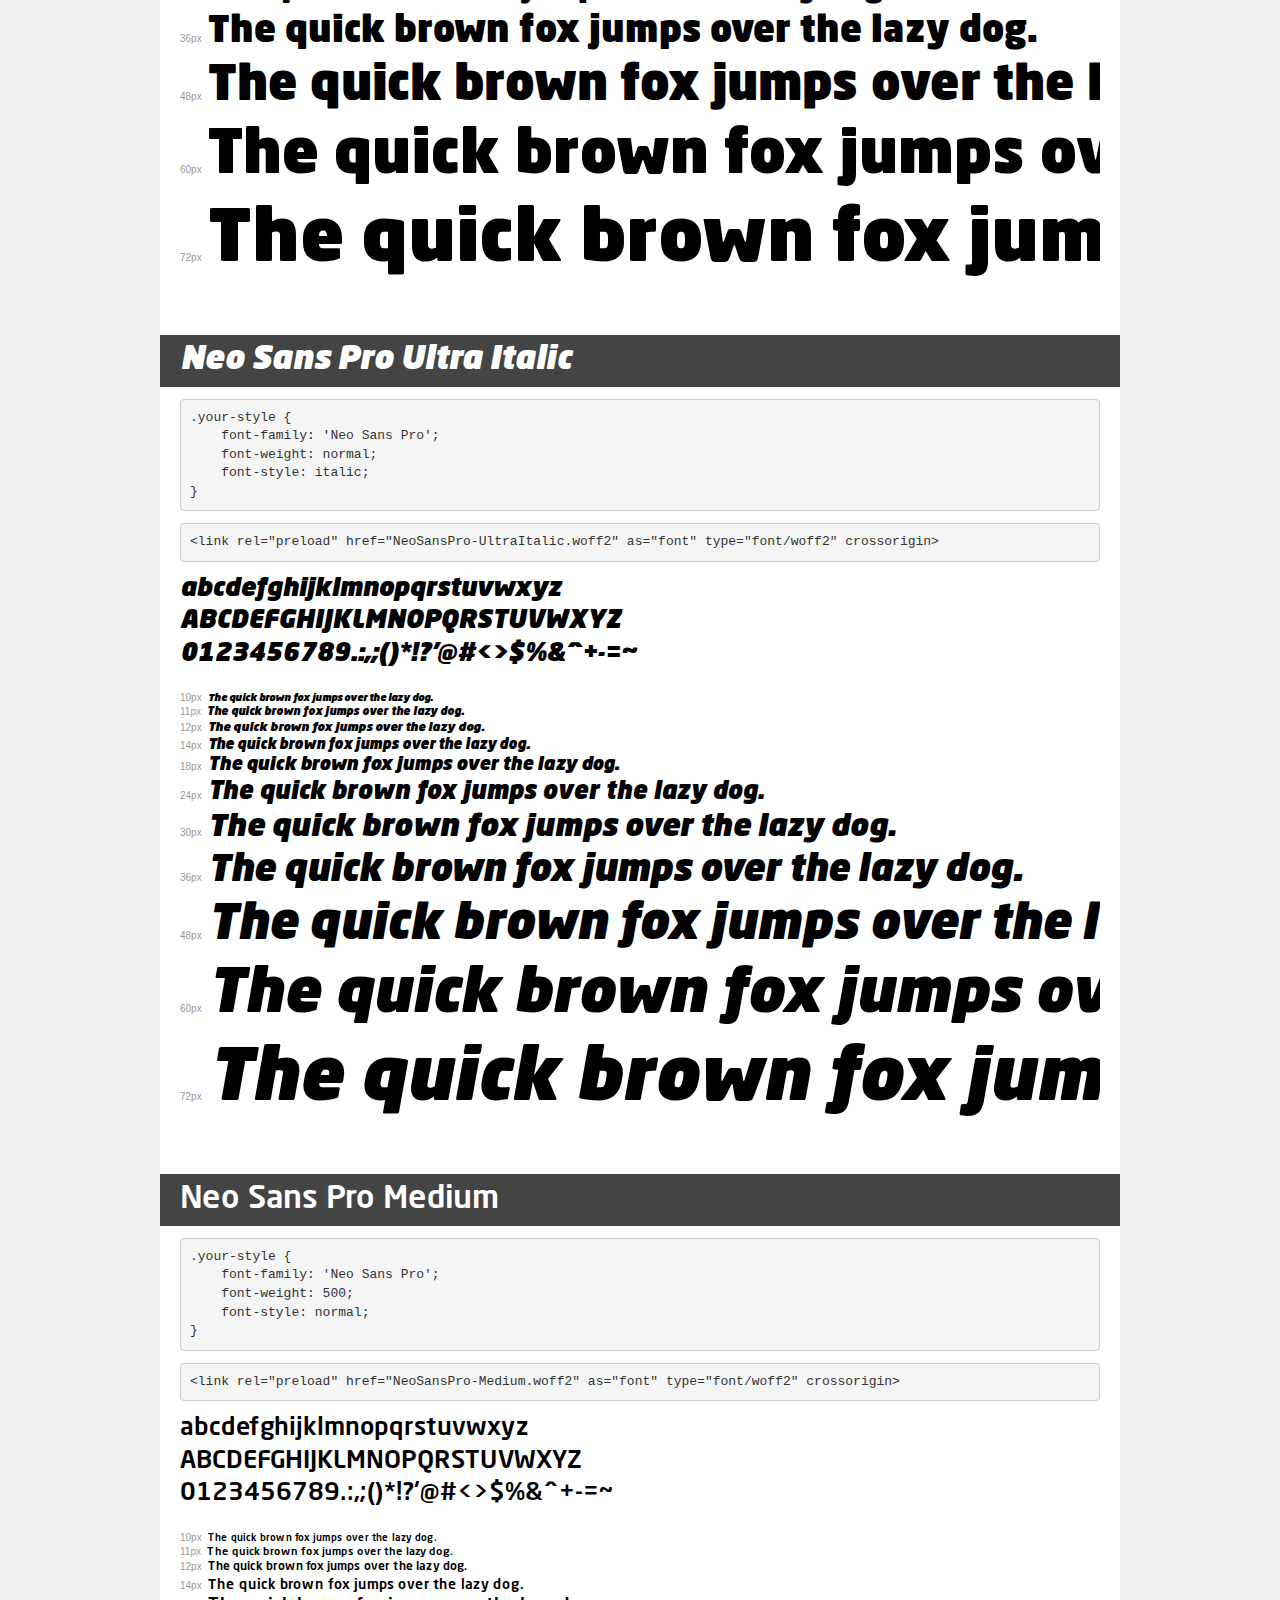
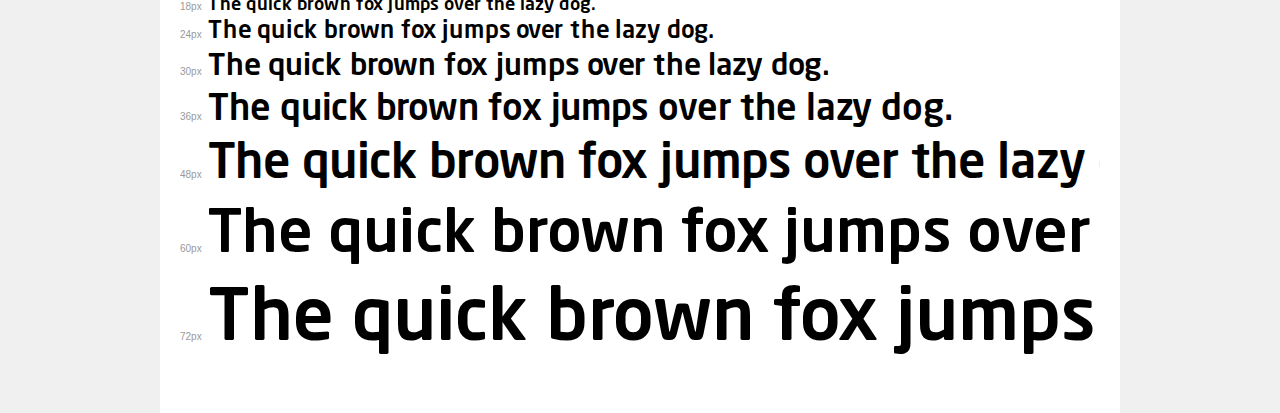
<file: elearning_features/static/src/fonts/cert-font/demo.html>
<!DOCTYPE html>
<html lang="en">
<head>
    <meta charset="utf-8">
    <meta http-equiv="X-UA-Compatible" content="IE=edge">
    <meta name="viewport" content="width=device-width, initial-scale=1">
    <meta name="robots" content="noindex, noarchive">
    <meta name="format-detection" content="telephone=no">
    <title>Transfonter demo</title>
    <link href="stylesheet.css" rel="stylesheet">
    <style>
        /*
        http://meyerweb.com/eric/tools/css/reset/
        v2.0 | 20110126
        License: none (public domain)
        */
        html, body, div, span, applet, object, iframe,
        h1, h2, h3, h4, h5, h6, p, blockquote, pre,
        a, abbr, acronym, address, big, cite, code,
        del, dfn, em, img, ins, kbd, q, s, samp,
        small, strike, strong, sub, sup, tt, var,
        b, u, i, center,
        dl, dt, dd, ol, ul, li,
        fieldset, form, label, legend,
        table, caption, tbody, tfoot, thead, tr, th, td,
        article, aside, canvas, details, embed,
        figure, figcaption, footer, header, hgroup,
        menu, nav, output, ruby, section, summary,
        time, mark, audio, video {
            margin: 0;
            padding: 0;
            border: 0;
            font-size: 100%;
            font: inherit;
            vertical-align: baseline;
        }
        /* HTML5 display-role reset for older browsers */
        article, aside, details, figcaption, figure,
        footer, header, hgroup, menu, nav, section {
            display: block;
        }
        body {
            line-height: 1;
        }
        ol, ul {
            list-style: none;
        }
        blockquote, q {
            quotes: none;
        }
        blockquote:before, blockquote:after,
        q:before, q:after {
            content: '';
            content: none;
        }
        table {
            border-collapse: collapse;
            border-spacing: 0;
        }
        /* demo styles */
        body {
            background: #f0f0f0;
            color: #000;
        }
        .page {
            background: #fff;
            width: 920px;
            margin: 0 auto;
            padding: 20px 20px 0 20px;
            overflow: hidden;
        }
        .font-container {
            overflow-x: auto;
            overflow-y: hidden;
            margin-bottom: 40px;
            line-height: 1.3;
            white-space: nowrap;
            padding-bottom: 5px;
        }
        h1 {
            position: relative;
            background: #444;
            font-size: 32px;
            color: #fff;
            padding: 10px 20px;
            margin: 0 -20px 12px -20px;
        }
        .letters {
            font-size: 25px;
            margin-bottom: 20px;
        }
        .s10:before {
            content: '10px';
        }
        .s11:before {
            content: '11px';
        }
        .s12:before {
            content: '12px';
        }
        .s14:before {
            content: '14px';
        }
        .s18:before {
            content: '18px';
        }
        .s24:before {
            content: '24px';
        }
        .s30:before {
            content: '30px';
        }
        .s36:before {
            content: '36px';
        }
        .s48:before {
            content: '48px';
        }
        .s60:before {
            content: '60px';
        }
        .s72:before {
            content: '72px';
        }
        .s10:before, .s11:before, .s12:before, .s14:before,
        .s18:before, .s24:before, .s30:before, .s36:before,
        .s48:before, .s60:before, .s72:before {
            font-family: Arial, sans-serif;
            font-size: 10px;
            font-weight: normal;
            font-style: normal;
            color: #999;
            padding-right: 6px;
        }
        pre {
            display: block;
            padding: 9px;
            margin: 0 0 12px;
            font-family: Monaco, Menlo, Consolas, "Courier New", monospace;
            font-size: 13px;
            line-height: 1.428571429;
            color: #333;
            font-weight: normal;
            font-style: normal;
            background-color: #f5f5f5;
            border: 1px solid #ccc;
            overflow-x: auto;
            border-radius: 4px;
        }
        /* responsive */
        @media (max-width: 959px) {
            .page {
                width: auto;
                margin: 0;
            }
        }
    </style>
</head>
<body>
<div class="page">
    <div class="demo">
        <h1 style="font-family: 'Neo Sans Pro'; font-weight: bold; font-style: normal;">Neo Sans Pro Bold</h1>
        <pre title="Usage">.your-style {
    font-family: 'Neo Sans Pro';
    font-weight: bold;
    font-style: normal;
}</pre>
        <pre title="Preload (optional)">
&lt;link rel=&quot;preload&quot; href=&quot;NeoSansPro-Bold.woff2&quot; as=&quot;font&quot; type=&quot;font/woff2&quot; crossorigin&gt;</pre>
        <div class="font-container" style="font-family: 'Neo Sans Pro'; font-weight: bold; font-style: normal;">
            <p class="letters">
                abcdefghijklmnopqrstuvwxyz<br>
ABCDEFGHIJKLMNOPQRSTUVWXYZ<br>
                0123456789.:,;()*!?'@#&lt;&gt;$%&^+-=~
            </p>
            <p class="s10" style="font-size: 10px;">The quick brown fox jumps over the lazy dog.</p>
            <p class="s11" style="font-size: 11px;">The quick brown fox jumps over the lazy dog.</p>
            <p class="s12" style="font-size: 12px;">The quick brown fox jumps over the lazy dog.</p>
            <p class="s14" style="font-size: 14px;">The quick brown fox jumps over the lazy dog.</p>
            <p class="s18" style="font-size: 18px;">The quick brown fox jumps over the lazy dog.</p>
            <p class="s24" style="font-size: 24px;">The quick brown fox jumps over the lazy dog.</p>
            <p class="s30" style="font-size: 30px;">The quick brown fox jumps over the lazy dog.</p>
            <p class="s36" style="font-size: 36px;">The quick brown fox jumps over the lazy dog.</p>
            <p class="s48" style="font-size: 48px;">The quick brown fox jumps over the lazy dog.</p>
            <p class="s60" style="font-size: 60px;">The quick brown fox jumps over the lazy dog.</p>
            <p class="s72" style="font-size: 72px;">The quick brown fox jumps over the lazy dog.</p>
        </div>
    </div>

    <div class="demo">
        <h1 style="font-family: 'Neo Sans Pro'; font-weight: bold; font-style: italic;">Neo Sans Pro Bold Italic</h1>
        <pre title="Usage">.your-style {
    font-family: 'Neo Sans Pro';
    font-weight: bold;
    font-style: italic;
}</pre>
        <pre title="Preload (optional)">
&lt;link rel=&quot;preload&quot; href=&quot;NeoSansPro-BoldItalic.woff2&quot; as=&quot;font&quot; type=&quot;font/woff2&quot; crossorigin&gt;</pre>
        <div class="font-container" style="font-family: 'Neo Sans Pro'; font-weight: bold; font-style: italic;">
            <p class="letters">
                abcdefghijklmnopqrstuvwxyz<br>
ABCDEFGHIJKLMNOPQRSTUVWXYZ<br>
                0123456789.:,;()*!?'@#&lt;&gt;$%&^+-=~
            </p>
            <p class="s10" style="font-size: 10px;">The quick brown fox jumps over the lazy dog.</p>
            <p class="s11" style="font-size: 11px;">The quick brown fox jumps over the lazy dog.</p>
            <p class="s12" style="font-size: 12px;">The quick brown fox jumps over the lazy dog.</p>
            <p class="s14" style="font-size: 14px;">The quick brown fox jumps over the lazy dog.</p>
            <p class="s18" style="font-size: 18px;">The quick brown fox jumps over the lazy dog.</p>
            <p class="s24" style="font-size: 24px;">The quick brown fox jumps over the lazy dog.</p>
            <p class="s30" style="font-size: 30px;">The quick brown fox jumps over the lazy dog.</p>
            <p class="s36" style="font-size: 36px;">The quick brown fox jumps over the lazy dog.</p>
            <p class="s48" style="font-size: 48px;">The quick brown fox jumps over the lazy dog.</p>
            <p class="s60" style="font-size: 60px;">The quick brown fox jumps over the lazy dog.</p>
            <p class="s72" style="font-size: 72px;">The quick brown fox jumps over the lazy dog.</p>
        </div>
    </div>

    <div class="demo">
        <h1 style="font-family: 'Neo Sans Pro'; font-weight: normal; font-style: italic;">Neo Sans Pro Italic</h1>
        <pre title="Usage">.your-style {
    font-family: 'Neo Sans Pro';
    font-weight: normal;
    font-style: italic;
}</pre>
        <pre title="Preload (optional)">
&lt;link rel=&quot;preload&quot; href=&quot;NeoSansPro-Italic.woff2&quot; as=&quot;font&quot; type=&quot;font/woff2&quot; crossorigin&gt;</pre>
        <div class="font-container" style="font-family: 'Neo Sans Pro'; font-weight: normal; font-style: italic;">
            <p class="letters">
                abcdefghijklmnopqrstuvwxyz<br>
ABCDEFGHIJKLMNOPQRSTUVWXYZ<br>
                0123456789.:,;()*!?'@#&lt;&gt;$%&^+-=~
            </p>
            <p class="s10" style="font-size: 10px;">The quick brown fox jumps over the lazy dog.</p>
            <p class="s11" style="font-size: 11px;">The quick brown fox jumps over the lazy dog.</p>
            <p class="s12" style="font-size: 12px;">The quick brown fox jumps over the lazy dog.</p>
            <p class="s14" style="font-size: 14px;">The quick brown fox jumps over the lazy dog.</p>
            <p class="s18" style="font-size: 18px;">The quick brown fox jumps over the lazy dog.</p>
            <p class="s24" style="font-size: 24px;">The quick brown fox jumps over the lazy dog.</p>
            <p class="s30" style="font-size: 30px;">The quick brown fox jumps over the lazy dog.</p>
            <p class="s36" style="font-size: 36px;">The quick brown fox jumps over the lazy dog.</p>
            <p class="s48" style="font-size: 48px;">The quick brown fox jumps over the lazy dog.</p>
            <p class="s60" style="font-size: 60px;">The quick brown fox jumps over the lazy dog.</p>
            <p class="s72" style="font-size: 72px;">The quick brown fox jumps over the lazy dog.</p>
        </div>
    </div>

    <div class="demo">
        <h1 style="font-family: 'Neo Sans Pro'; font-weight: 300; font-style: normal;">Neo Sans Pro Light</h1>
        <pre title="Usage">.your-style {
    font-family: 'Neo Sans Pro';
    font-weight: 300;
    font-style: normal;
}</pre>
        <pre title="Preload (optional)">
&lt;link rel=&quot;preload&quot; href=&quot;NeoSansPro-Light.woff2&quot; as=&quot;font&quot; type=&quot;font/woff2&quot; crossorigin&gt;</pre>
        <div class="font-container" style="font-family: 'Neo Sans Pro'; font-weight: 300; font-style: normal;">
            <p class="letters">
                abcdefghijklmnopqrstuvwxyz<br>
ABCDEFGHIJKLMNOPQRSTUVWXYZ<br>
                0123456789.:,;()*!?'@#&lt;&gt;$%&^+-=~
            </p>
            <p class="s10" style="font-size: 10px;">The quick brown fox jumps over the lazy dog.</p>
            <p class="s11" style="font-size: 11px;">The quick brown fox jumps over the lazy dog.</p>
            <p class="s12" style="font-size: 12px;">The quick brown fox jumps over the lazy dog.</p>
            <p class="s14" style="font-size: 14px;">The quick brown fox jumps over the lazy dog.</p>
            <p class="s18" style="font-size: 18px;">The quick brown fox jumps over the lazy dog.</p>
            <p class="s24" style="font-size: 24px;">The quick brown fox jumps over the lazy dog.</p>
            <p class="s30" style="font-size: 30px;">The quick brown fox jumps over the lazy dog.</p>
            <p class="s36" style="font-size: 36px;">The quick brown fox jumps over the lazy dog.</p>
            <p class="s48" style="font-size: 48px;">The quick brown fox jumps over the lazy dog.</p>
            <p class="s60" style="font-size: 60px;">The quick brown fox jumps over the lazy dog.</p>
            <p class="s72" style="font-size: 72px;">The quick brown fox jumps over the lazy dog.</p>
        </div>
    </div>

    <div class="demo">
        <h1 style="font-family: 'Neo Sans Pro'; font-weight: 300; font-style: italic;">Neo Sans Pro Light Italic</h1>
        <pre title="Usage">.your-style {
    font-family: 'Neo Sans Pro';
    font-weight: 300;
    font-style: italic;
}</pre>
        <pre title="Preload (optional)">
&lt;link rel=&quot;preload&quot; href=&quot;NeoSansPro-LightItalic.woff2&quot; as=&quot;font&quot; type=&quot;font/woff2&quot; crossorigin&gt;</pre>
        <div class="font-container" style="font-family: 'Neo Sans Pro'; font-weight: 300; font-style: italic;">
            <p class="letters">
                abcdefghijklmnopqrstuvwxyz<br>
ABCDEFGHIJKLMNOPQRSTUVWXYZ<br>
                0123456789.:,;()*!?'@#&lt;&gt;$%&^+-=~
            </p>
            <p class="s10" style="font-size: 10px;">The quick brown fox jumps over the lazy dog.</p>
            <p class="s11" style="font-size: 11px;">The quick brown fox jumps over the lazy dog.</p>
            <p class="s12" style="font-size: 12px;">The quick brown fox jumps over the lazy dog.</p>
            <p class="s14" style="font-size: 14px;">The quick brown fox jumps over the lazy dog.</p>
            <p class="s18" style="font-size: 18px;">The quick brown fox jumps over the lazy dog.</p>
            <p class="s24" style="font-size: 24px;">The quick brown fox jumps over the lazy dog.</p>
            <p class="s30" style="font-size: 30px;">The quick brown fox jumps over the lazy dog.</p>
            <p class="s36" style="font-size: 36px;">The quick brown fox jumps over the lazy dog.</p>
            <p class="s48" style="font-size: 48px;">The quick brown fox jumps over the lazy dog.</p>
            <p class="s60" style="font-size: 60px;">The quick brown fox jumps over the lazy dog.</p>
            <p class="s72" style="font-size: 72px;">The quick brown fox jumps over the lazy dog.</p>
        </div>
    </div>

    <div class="demo">
        <h1 style="font-family: 'Neo Sans Pro'; font-weight: 500; font-style: italic;">Neo Sans Pro Medium Italic</h1>
        <pre title="Usage">.your-style {
    font-family: 'Neo Sans Pro';
    font-weight: 500;
    font-style: italic;
}</pre>
        <pre title="Preload (optional)">
&lt;link rel=&quot;preload&quot; href=&quot;NeoSansPro-MediumItalic.woff2&quot; as=&quot;font&quot; type=&quot;font/woff2&quot; crossorigin&gt;</pre>
        <div class="font-container" style="font-family: 'Neo Sans Pro'; font-weight: 500; font-style: italic;">
            <p class="letters">
                abcdefghijklmnopqrstuvwxyz<br>
ABCDEFGHIJKLMNOPQRSTUVWXYZ<br>
                0123456789.:,;()*!?'@#&lt;&gt;$%&^+-=~
            </p>
            <p class="s10" style="font-size: 10px;">The quick brown fox jumps over the lazy dog.</p>
            <p class="s11" style="font-size: 11px;">The quick brown fox jumps over the lazy dog.</p>
            <p class="s12" style="font-size: 12px;">The quick brown fox jumps over the lazy dog.</p>
            <p class="s14" style="font-size: 14px;">The quick brown fox jumps over the lazy dog.</p>
            <p class="s18" style="font-size: 18px;">The quick brown fox jumps over the lazy dog.</p>
            <p class="s24" style="font-size: 24px;">The quick brown fox jumps over the lazy dog.</p>
            <p class="s30" style="font-size: 30px;">The quick brown fox jumps over the lazy dog.</p>
            <p class="s36" style="font-size: 36px;">The quick brown fox jumps over the lazy dog.</p>
            <p class="s48" style="font-size: 48px;">The quick brown fox jumps over the lazy dog.</p>
            <p class="s60" style="font-size: 60px;">The quick brown fox jumps over the lazy dog.</p>
            <p class="s72" style="font-size: 72px;">The quick brown fox jumps over the lazy dog.</p>
        </div>
    </div>

    <div class="demo">
        <h1 style="font-family: 'Neo Sans Pro'; font-weight: normal; font-style: normal;">Neo Sans Pro Regular</h1>
        <pre title="Usage">.your-style {
    font-family: 'Neo Sans Pro';
    font-weight: normal;
    font-style: normal;
}</pre>
        <pre title="Preload (optional)">
&lt;link rel=&quot;preload&quot; href=&quot;NeoSansPro-Regular.woff2&quot; as=&quot;font&quot; type=&quot;font/woff2&quot; crossorigin&gt;</pre>
        <div class="font-container" style="font-family: 'Neo Sans Pro'; font-weight: normal; font-style: normal;">
            <p class="letters">
                abcdefghijklmnopqrstuvwxyz<br>
ABCDEFGHIJKLMNOPQRSTUVWXYZ<br>
                0123456789.:,;()*!?'@#&lt;&gt;$%&^+-=~
            </p>
            <p class="s10" style="font-size: 10px;">The quick brown fox jumps over the lazy dog.</p>
            <p class="s11" style="font-size: 11px;">The quick brown fox jumps over the lazy dog.</p>
            <p class="s12" style="font-size: 12px;">The quick brown fox jumps over the lazy dog.</p>
            <p class="s14" style="font-size: 14px;">The quick brown fox jumps over the lazy dog.</p>
            <p class="s18" style="font-size: 18px;">The quick brown fox jumps over the lazy dog.</p>
            <p class="s24" style="font-size: 24px;">The quick brown fox jumps over the lazy dog.</p>
            <p class="s30" style="font-size: 30px;">The quick brown fox jumps over the lazy dog.</p>
            <p class="s36" style="font-size: 36px;">The quick brown fox jumps over the lazy dog.</p>
            <p class="s48" style="font-size: 48px;">The quick brown fox jumps over the lazy dog.</p>
            <p class="s60" style="font-size: 60px;">The quick brown fox jumps over the lazy dog.</p>
            <p class="s72" style="font-size: 72px;">The quick brown fox jumps over the lazy dog.</p>
        </div>
    </div>

    <div class="demo">
        <h1 style="font-family: 'Neo Sans Pro'; font-weight: normal; font-style: normal;">Neo Sans Pro Ultra</h1>
        <pre title="Usage">.your-style {
    font-family: 'Neo Sans Pro';
    font-weight: normal;
    font-style: normal;
}</pre>
        <pre title="Preload (optional)">
&lt;link rel=&quot;preload&quot; href=&quot;NeoSansPro-Ultra.woff2&quot; as=&quot;font&quot; type=&quot;font/woff2&quot; crossorigin&gt;</pre>
        <div class="font-container" style="font-family: 'Neo Sans Pro'; font-weight: normal; font-style: normal;">
            <p class="letters">
                abcdefghijklmnopqrstuvwxyz<br>
ABCDEFGHIJKLMNOPQRSTUVWXYZ<br>
                0123456789.:,;()*!?'@#&lt;&gt;$%&^+-=~
            </p>
            <p class="s10" style="font-size: 10px;">The quick brown fox jumps over the lazy dog.</p>
            <p class="s11" style="font-size: 11px;">The quick brown fox jumps over the lazy dog.</p>
            <p class="s12" style="font-size: 12px;">The quick brown fox jumps over the lazy dog.</p>
            <p class="s14" style="font-size: 14px;">The quick brown fox jumps over the lazy dog.</p>
            <p class="s18" style="font-size: 18px;">The quick brown fox jumps over the lazy dog.</p>
            <p class="s24" style="font-size: 24px;">The quick brown fox jumps over the lazy dog.</p>
            <p class="s30" style="font-size: 30px;">The quick brown fox jumps over the lazy dog.</p>
            <p class="s36" style="font-size: 36px;">The quick brown fox jumps over the lazy dog.</p>
            <p class="s48" style="font-size: 48px;">The quick brown fox jumps over the lazy dog.</p>
            <p class="s60" style="font-size: 60px;">The quick brown fox jumps over the lazy dog.</p>
            <p class="s72" style="font-size: 72px;">The quick brown fox jumps over the lazy dog.</p>
        </div>
    </div>

    <div class="demo">
        <h1 style="font-family: 'Neo Sans Pro'; font-weight: normal; font-style: italic;">Neo Sans Pro Ultra Italic</h1>
        <pre title="Usage">.your-style {
    font-family: 'Neo Sans Pro';
    font-weight: normal;
    font-style: italic;
}</pre>
        <pre title="Preload (optional)">
&lt;link rel=&quot;preload&quot; href=&quot;NeoSansPro-UltraItalic.woff2&quot; as=&quot;font&quot; type=&quot;font/woff2&quot; crossorigin&gt;</pre>
        <div class="font-container" style="font-family: 'Neo Sans Pro'; font-weight: normal; font-style: italic;">
            <p class="letters">
                abcdefghijklmnopqrstuvwxyz<br>
ABCDEFGHIJKLMNOPQRSTUVWXYZ<br>
                0123456789.:,;()*!?'@#&lt;&gt;$%&^+-=~
            </p>
            <p class="s10" style="font-size: 10px;">The quick brown fox jumps over the lazy dog.</p>
            <p class="s11" style="font-size: 11px;">The quick brown fox jumps over the lazy dog.</p>
            <p class="s12" style="font-size: 12px;">The quick brown fox jumps over the lazy dog.</p>
            <p class="s14" style="font-size: 14px;">The quick brown fox jumps over the lazy dog.</p>
            <p class="s18" style="font-size: 18px;">The quick brown fox jumps over the lazy dog.</p>
            <p class="s24" style="font-size: 24px;">The quick brown fox jumps over the lazy dog.</p>
            <p class="s30" style="font-size: 30px;">The quick brown fox jumps over the lazy dog.</p>
            <p class="s36" style="font-size: 36px;">The quick brown fox jumps over the lazy dog.</p>
            <p class="s48" style="font-size: 48px;">The quick brown fox jumps over the lazy dog.</p>
            <p class="s60" style="font-size: 60px;">The quick brown fox jumps over the lazy dog.</p>
            <p class="s72" style="font-size: 72px;">The quick brown fox jumps over the lazy dog.</p>
        </div>
    </div>

    <div class="demo">
        <h1 style="font-family: 'Neo Sans Pro'; font-weight: 500; font-style: normal;">Neo Sans Pro Medium</h1>
        <pre title="Usage">.your-style {
    font-family: 'Neo Sans Pro';
    font-weight: 500;
    font-style: normal;
}</pre>
        <pre title="Preload (optional)">
&lt;link rel=&quot;preload&quot; href=&quot;NeoSansPro-Medium.woff2&quot; as=&quot;font&quot; type=&quot;font/woff2&quot; crossorigin&gt;</pre>
        <div class="font-container" style="font-family: 'Neo Sans Pro'; font-weight: 500; font-style: normal;">
            <p class="letters">
                abcdefghijklmnopqrstuvwxyz<br>
ABCDEFGHIJKLMNOPQRSTUVWXYZ<br>
                0123456789.:,;()*!?'@#&lt;&gt;$%&^+-=~
            </p>
            <p class="s10" style="font-size: 10px;">The quick brown fox jumps over the lazy dog.</p>
            <p class="s11" style="font-size: 11px;">The quick brown fox jumps over the lazy dog.</p>
            <p class="s12" style="font-size: 12px;">The quick brown fox jumps over the lazy dog.</p>
            <p class="s14" style="font-size: 14px;">The quick brown fox jumps over the lazy dog.</p>
            <p class="s18" style="font-size: 18px;">The quick brown fox jumps over the lazy dog.</p>
            <p class="s24" style="font-size: 24px;">The quick brown fox jumps over the lazy dog.</p>
            <p class="s30" style="font-size: 30px;">The quick brown fox jumps over the lazy dog.</p>
            <p class="s36" style="font-size: 36px;">The quick brown fox jumps over the lazy dog.</p>
            <p class="s48" style="font-size: 48px;">The quick brown fox jumps over the lazy dog.</p>
            <p class="s60" style="font-size: 60px;">The quick brown fox jumps over the lazy dog.</p>
            <p class="s72" style="font-size: 72px;">The quick brown fox jumps over the lazy dog.</p>
        </div>
    </div>

</div>
</body>
</html>
</file>
<file: elearning_features/static/src/fonts/cert-font/stylesheet.css>
@font-face {
    font-family: 'Neo Sans Pro';
    src: url('NeoSansPro-Bold.woff2') format('woff2'),
        url('NeoSansPro-Bold.woff') format('woff');
    font-weight: bold;
    font-style: normal;
    font-display: swap;
}

@font-face {
    font-family: 'Neo Sans Pro';
    src: url('NeoSansPro-BoldItalic.woff2') format('woff2'),
        url('NeoSansPro-BoldItalic.woff') format('woff');
    font-weight: bold;
    font-style: italic;
    font-display: swap;
}

@font-face {
    font-family: 'Neo Sans Pro';
    src: url('NeoSansPro-Italic.woff2') format('woff2'),
        url('NeoSansPro-Italic.woff') format('woff');
    font-weight: normal;
    font-style: italic;
    font-display: swap;
}

@font-face {
    font-family: 'Neo Sans Pro';
    src: url('NeoSansPro-Light.woff2') format('woff2'),
        url('NeoSansPro-Light.woff') format('woff');
    font-weight: 300;
    font-style: normal;
    font-display: swap;
}

@font-face {
    font-family: 'Neo Sans Pro';
    src: url('NeoSansPro-LightItalic.woff2') format('woff2'),
        url('NeoSansPro-LightItalic.woff') format('woff');
    font-weight: 300;
    font-style: italic;
    font-display: swap;
}

@font-face {
    font-family: 'Neo Sans Pro';
    src: url('NeoSansPro-MediumItalic.woff2') format('woff2'),
        url('NeoSansPro-MediumItalic.woff') format('woff');
    font-weight: 500;
    font-style: italic;
    font-display: swap;
}

@font-face {
    font-family: 'Neo Sans Pro';
    src: url('NeoSansPro-Regular.woff2') format('woff2'),
        url('NeoSansPro-Regular.woff') format('woff');
    font-weight: normal;
    font-style: normal;
    font-display: swap;
}

@font-face {
    font-family: 'Neo Sans Pro';
    src: url('NeoSansPro-Ultra.woff2') format('woff2'),
        url('NeoSansPro-Ultra.woff') format('woff');
    font-weight: normal;
    font-style: normal;
    font-display: swap;
}

@font-face {
    font-family: 'Neo Sans Pro';
    src: url('NeoSansPro-UltraItalic.woff2') format('woff2'),
        url('NeoSansPro-UltraItalic.woff') format('woff');
    font-weight: normal;
    font-style: italic;
    font-display: swap;
}

@font-face {
    font-family: 'Neo Sans Pro';
    src: url('NeoSansPro-Medium.woff2') format('woff2'),
        url('NeoSansPro-Medium.woff') format('woff');
    font-weight: 500;
    font-style: normal;
    font-display: swap;
}
</file>
